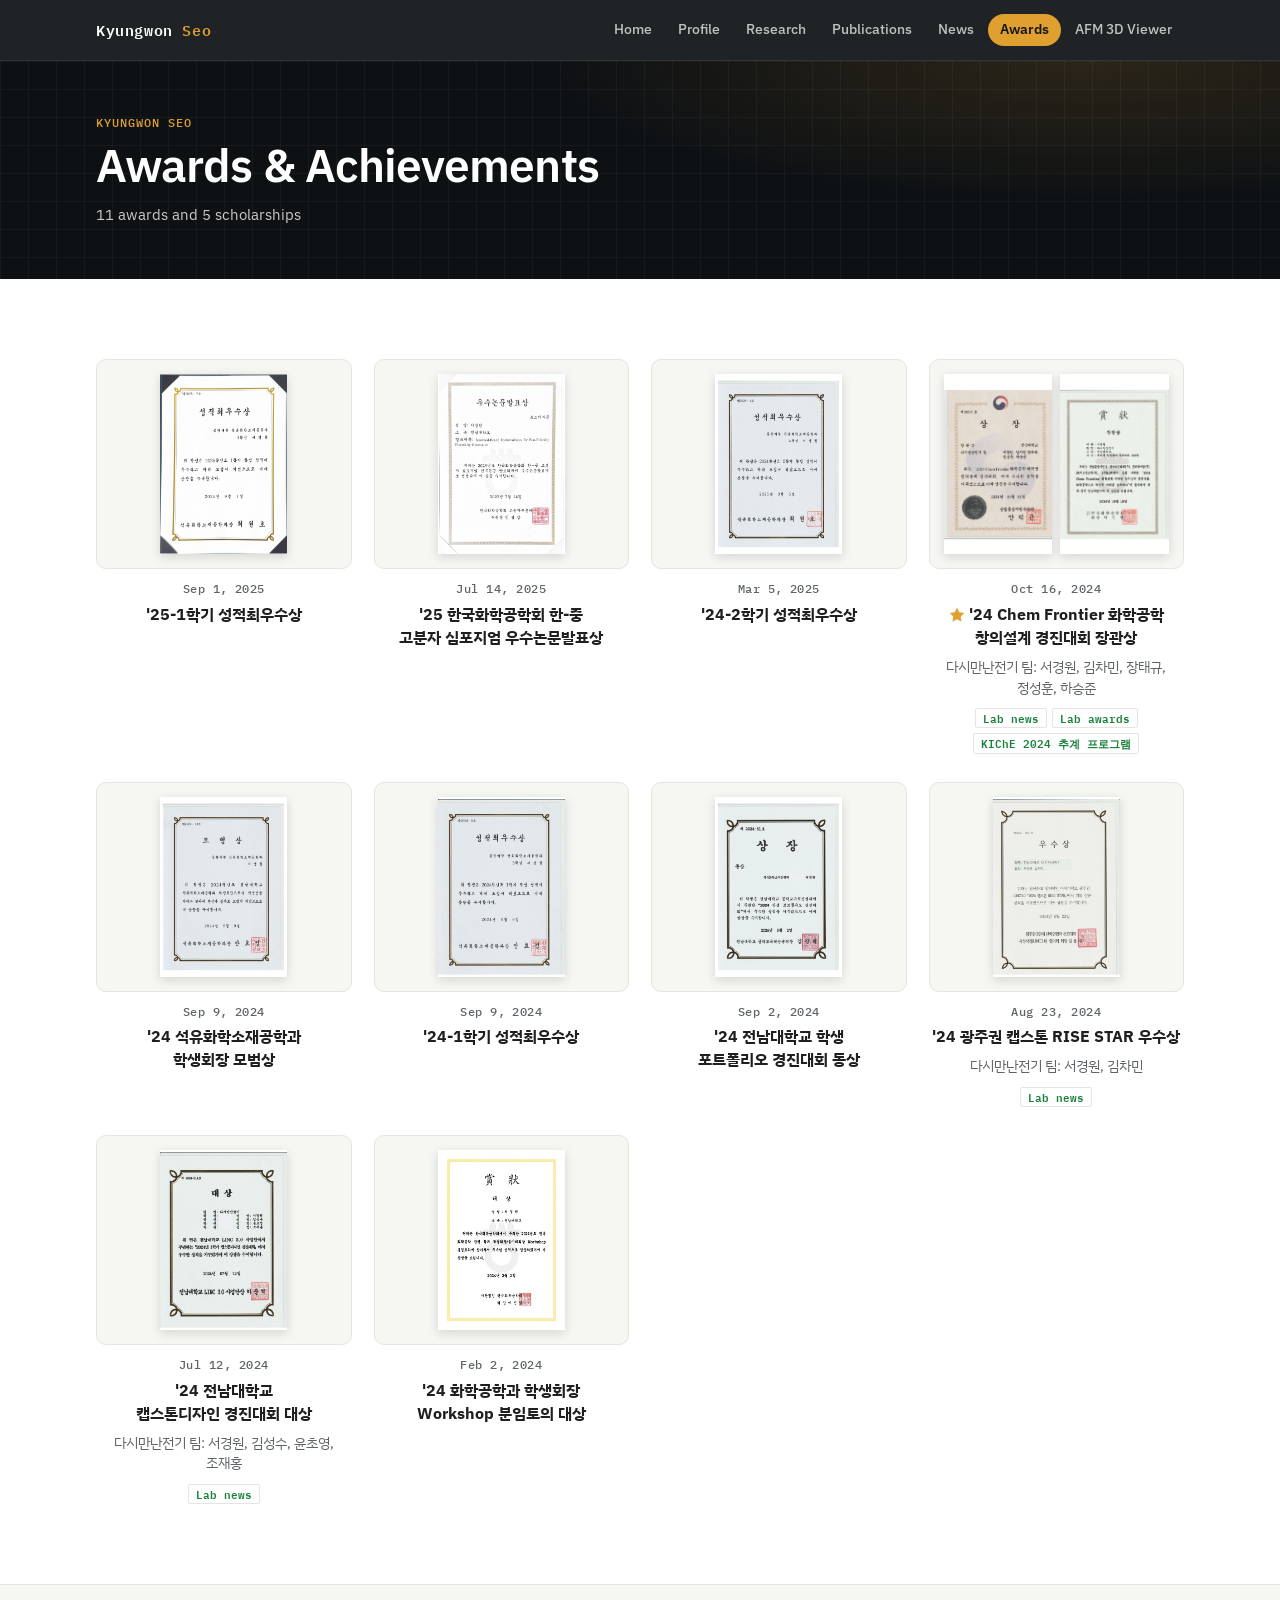
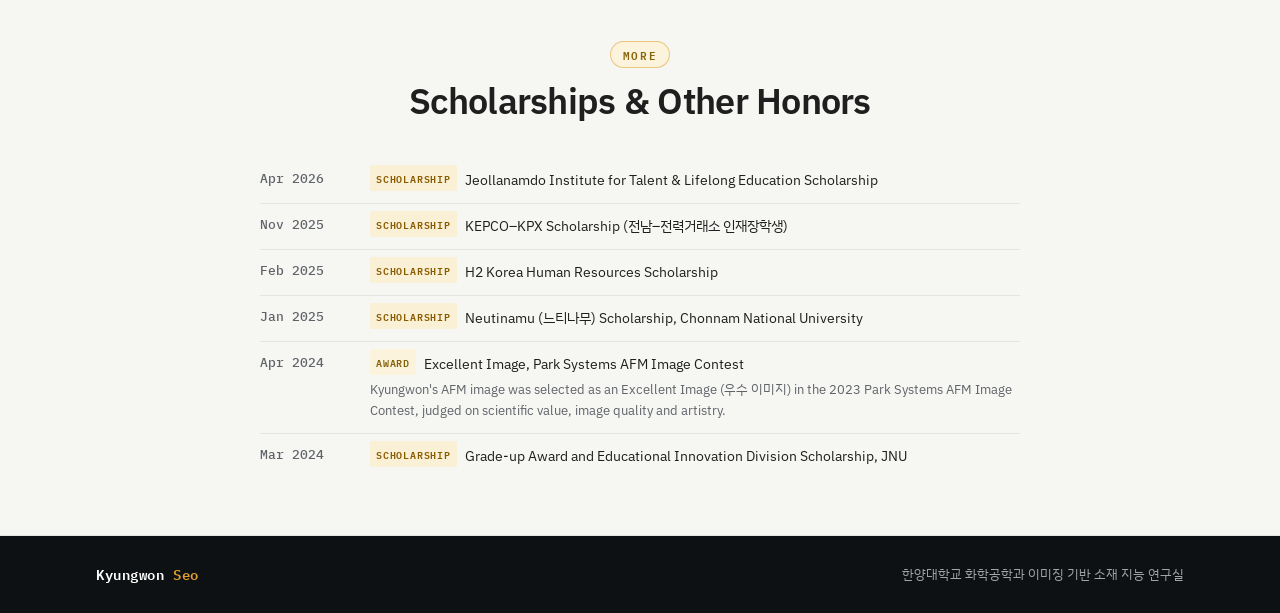
<file: awards.html>
<!doctype html>
<html lang="ko">
<head>
<meta charset="utf-8">
<meta name="viewport" content="width=device-width, initial-scale=1, viewport-fit=cover">
<title>Awards · Kyungwon Seo</title>
<link rel="icon" href="data:image/svg+xml,%3Csvg xmlns=%27http://www.w3.org/2000/svg%27 viewBox=%270 0 32 32%27%3E%3Crect width=%2732%27 height=%2732%27 rx=%277%27 fill=%27%230e1114%27/%3E%3Ctext x=%2716%27 y=%2722%27 font-family=%27monospace%27 font-size=%2717%27 font-weight=%27700%27 text-anchor=%27middle%27 fill=%27%23e0a030%27%3EK%3C/text%3E%3C/svg%3E">
<meta name="description" content="Awards, scholarships and certificates of Kyungwon Seo (서경원).">
<link rel="canonical" href="https://luiseo7030-cloud.github.io/awards.html">
<meta property="og:type" content="website">
<meta property="og:title" content="Awards · Kyungwon Seo">
<meta property="og:description" content="Awards, scholarships and certificates of Kyungwon Seo (서경원).">
<meta property="og:url" content="https://luiseo7030-cloud.github.io/awards.html">
<meta property="og:image" content="https://luiseo7030-cloud.github.io/assets/photo.jpg">
<meta name="twitter:card" content="summary">
<script async src="https://www.googletagmanager.com/gtag/js?id=G-KMEHHDE84Z"></script>
<script>window.dataLayer=window.dataLayer||[];function gtag(){dataLayer.push(arguments);}gtag('js',new Date());gtag('config','G-KMEHHDE84Z');</script>
</head>
<body>
<meta name="claude:viewport-fit-sides" content="cover">
<link rel="preconnect" href="https://fonts.googleapis.com">
<link rel="stylesheet" href="https://fonts.googleapis.com/css2?family=IBM+Plex+Mono:wght@400;500;600&family=IBM+Plex+Sans:wght@400;500;600;700&family=IBM+Plex+Sans+KR:wght@400;500;600;700&display=swap">
<link rel="stylesheet" href="assets/site.css?v=6526a373">
<script src="assets/cv.js?v=6526a373"></script>
<script src="assets/common.js?v=6526a373"></script>
<style>
/* card grid in the style of the lab's AWARDS page: picture on top, short title, team members for team awards */
.aw-grid{display:grid;grid-template-columns:repeat(auto-fill,minmax(min(100%,230px),1fr));gap:28px 22px}
.ac{display:flex;flex-direction:column;align-items:center;text-align:center;gap:8px;min-width:0}
.ac .pic{width:100%;height:210px;display:flex;justify-content:center;align-items:center;gap:8px;padding:14px;border-radius:10px;
  background:var(--sunk);border:1px solid var(--line);cursor:zoom-in;transition:border-color .15s,transform .15s}
.ac .pic:hover{border-color:var(--gold);transform:translateY(-2px)}
.ac .pic img{height:100%;width:auto;max-width:100%;object-fit:contain;display:block;background:#fff;box-shadow:0 3px 10px rgba(14,17,20,.14)}
.ac .pic.two img{max-width:calc(50% - 4px)}
.ac .d{font:500 11.5px/1 var(--mono);color:var(--muted);letter-spacing:.04em;margin-top:6px}
.ac h3{margin:0;font:700 16px/1.45 var(--display);word-break:keep-all}
.ac.star h3::before{content:"★ ";color:var(--gold)}
.ac .who{margin:0;font-size:13.5px;line-height:1.5;color:var(--muted);word-break:keep-all}
.ac .src{margin:2px 0 0;display:flex;gap:5px;flex-wrap:wrap;justify-content:center}
.ac .src a{font:600 10.5px/1 var(--mono);padding:4px 7px;border-radius:2px;border:1px solid var(--line);color:var(--link);text-decoration:none}
.ac .src a:hover{border-color:var(--link)}

ul.more{list-style:none;margin:0 auto;padding:0;max-width:760px;width:100%}
ul.more li{display:grid;grid-template-columns:96px minmax(0,1fr);gap:14px;padding:11px 0;border-top:1px solid var(--line);font-size:14px}
ul.more li:first-child{border-top:0}
ul.more .w{font:500 13px/1.6 var(--mono);color:var(--muted)}
ul.more .k{font:600 10px/1 var(--mono);letter-spacing:.08em;text-transform:uppercase;padding:4px 6px;border-radius:2px;margin-right:8px;
  background:var(--accent-soft);color:var(--accent);vertical-align:2px}
ul.more .k.scholarship{background:var(--warn-soft);color:var(--warn)}
ul.more p{margin:3px 0 0;color:var(--muted);font-size:13px}

dialog.lb{border:0;padding:0;background:transparent;max-width:min(92vw,620px);width:100%;overflow:visible}
dialog.lb::backdrop{background:rgba(10,12,15,.82)}
dialog.lb .imgs{display:flex;gap:10px}
dialog.lb img{flex:1;min-width:0;width:100%;height:auto;max-height:82vh;object-fit:contain;display:block;border-radius:6px;background:#fff}
dialog.lb p{margin:10px 0 0;color:#fff;font-size:13.5px;text-align:center;word-break:keep-all}
dialog.lb .x{position:absolute;top:-14px;right:-14px;width:36px;height:36px;border-radius:50%;border:0;background:var(--gold);color:#16181b;
  font:600 18px/1 var(--sans);cursor:pointer}
@media (max-width:560px){dialog.lb .x{top:-44px;right:0}}
</style>

<nav class="site-nav" aria-label="사이트 메뉴"><div class="nav-in"><a class="logo" href="index.html">Kyungwon <b>Seo</b></a><ul><li><a href="index.html">Home</a></li><li><a href="profile.html">Profile</a></li><li><a href="research.html">Research</a></li><li><a href="publications.html">Publications</a></li><li><a href="news.html">News</a></li><li><a href="awards.html" data-home aria-current="page">Awards</a></li><li><a href="afm-3d-viewer/">AFM 3D Viewer</a></li></ul></div></nav>
<header class="page-band">
  <div class="band-inner">
    <span class="eyebrow">Kyungwon Seo</span>
    <h1>Awards &amp; Achievements</h1>
    <p id="sub"></p>
  </div>
</header>

<section class="band" id="certificates">
  <div class="band-in">
    <div class="aw-grid" id="grid"></div>
  </div>
</section>

<section class="band alt tight" id="more">
  <div class="band-in">
    <div class="sh" data-rv><span class="lbl">More</span><h2>Scholarships &amp; Other Honors</h2></div>
    <ul class="more" id="list" data-rv></ul>
  </div>
</section>

<dialog class="lb" id="lb" aria-label="상장 크게 보기">
  <button class="x" type="button" aria-label="닫기">×</button>
  <div class="imgs" id="lb-imgs"></div>
  <p id="lb-cap"></p>
</dialog>

<script>
(function(){
  const cv = window.KW_CV, esc = KW.esc, $ = id => document.getElementById(id);
  const MON = ["Jan","Feb","Mar","Apr","May","Jun","Jul","Aug","Sep","Oct","Nov","Dec"];
  const fmt = d => { const [y, m, dd] = d.split("-"); return !m ? y : !dd ? `${MON[m - 1]} ${y}` : `${MON[m - 1]} ${+dd}, ${y}`; };
  const A = (cv.news || []).filter(n => n.tag === "award" || n.tag === "scholarship");
  const cards = A.filter(n => n.certs && n.certs.length).sort((a, b) => b.date.localeCompare(a.date));   // date received, newest first
  const rest = A.filter(n => !(n.certs && n.certs.length)).sort((a, b) => b.date.localeCompare(a.date));

  $("sub").textContent = `${A.filter(n => n.tag === "award").length} awards and ${A.filter(n => n.tag === "scholarship").length} scholarships`;
  $("grid").innerHTML = cards.map((n, i) => `<article class="ac${n.star ? " star" : ""}">
    <button type="button" class="pic${n.certs.length > 1 ? " two" : ""}" data-i="${i}" aria-label="상장 크게 보기: ${esc(n.title)}">${
      n.certs.map(s => `<img src="${esc(s)}" alt="" loading="lazy" width="910" height="1287">`).join("")}</button>
    <span class="d">${esc(fmt(n.date))}</span>
    <h3>${esc(n.card ? n.card.t : n.title)}</h3>
    ${n.card && n.card.who ? `<p class="who">${esc(n.card.who)}</p>` : ""}${
    (n.links || []).length ? `<p class="src">${n.links.map(l => `<a href="${esc(l.href)}" target="_blank" rel="noopener">${esc(l.label)}</a>`).join("")}</p>` : ""}</article>`).join("");

  $("list").innerHTML = rest.map(n => `<li><span class="w">${esc(fmt(n.date))}</span><div><span class="k ${esc(n.tag)}">${
    n.tag === "scholarship" ? "Scholarship" : "Award"}</span>${esc(n.title)}${n.text ? `<p>${esc(n.text)}</p>` : ""}</div></li>`).join("");

  const lb = $("lb");
  $("grid").addEventListener("click", e => {
    const b = e.target.closest("button[data-i]"); if (!b) return;
    const n = cards[+b.dataset.i];
    $("lb-imgs").innerHTML = n.certs.map(s => `<img src="${esc(s)}" alt="Certificate: ${esc(n.title)}">`).join("");
    $("lb-cap").textContent = `${fmt(n.date)} · ${n.title}`;
    lb.showModal();
  });
  lb.addEventListener("click", e => { if (e.target === lb || e.target.closest(".x")) lb.close(); });
})();
</script>

<footer class="site-foot"><div class="foot-in"><span class="mark">Kyungwon <b>Seo</b></span><span>한양대학교 화학공학과 이미징 기반 소재 지능 연구실</span></div></footer>
<script src="assets/site.js?v=6526a373"></script>

</body>
</html>
</file>
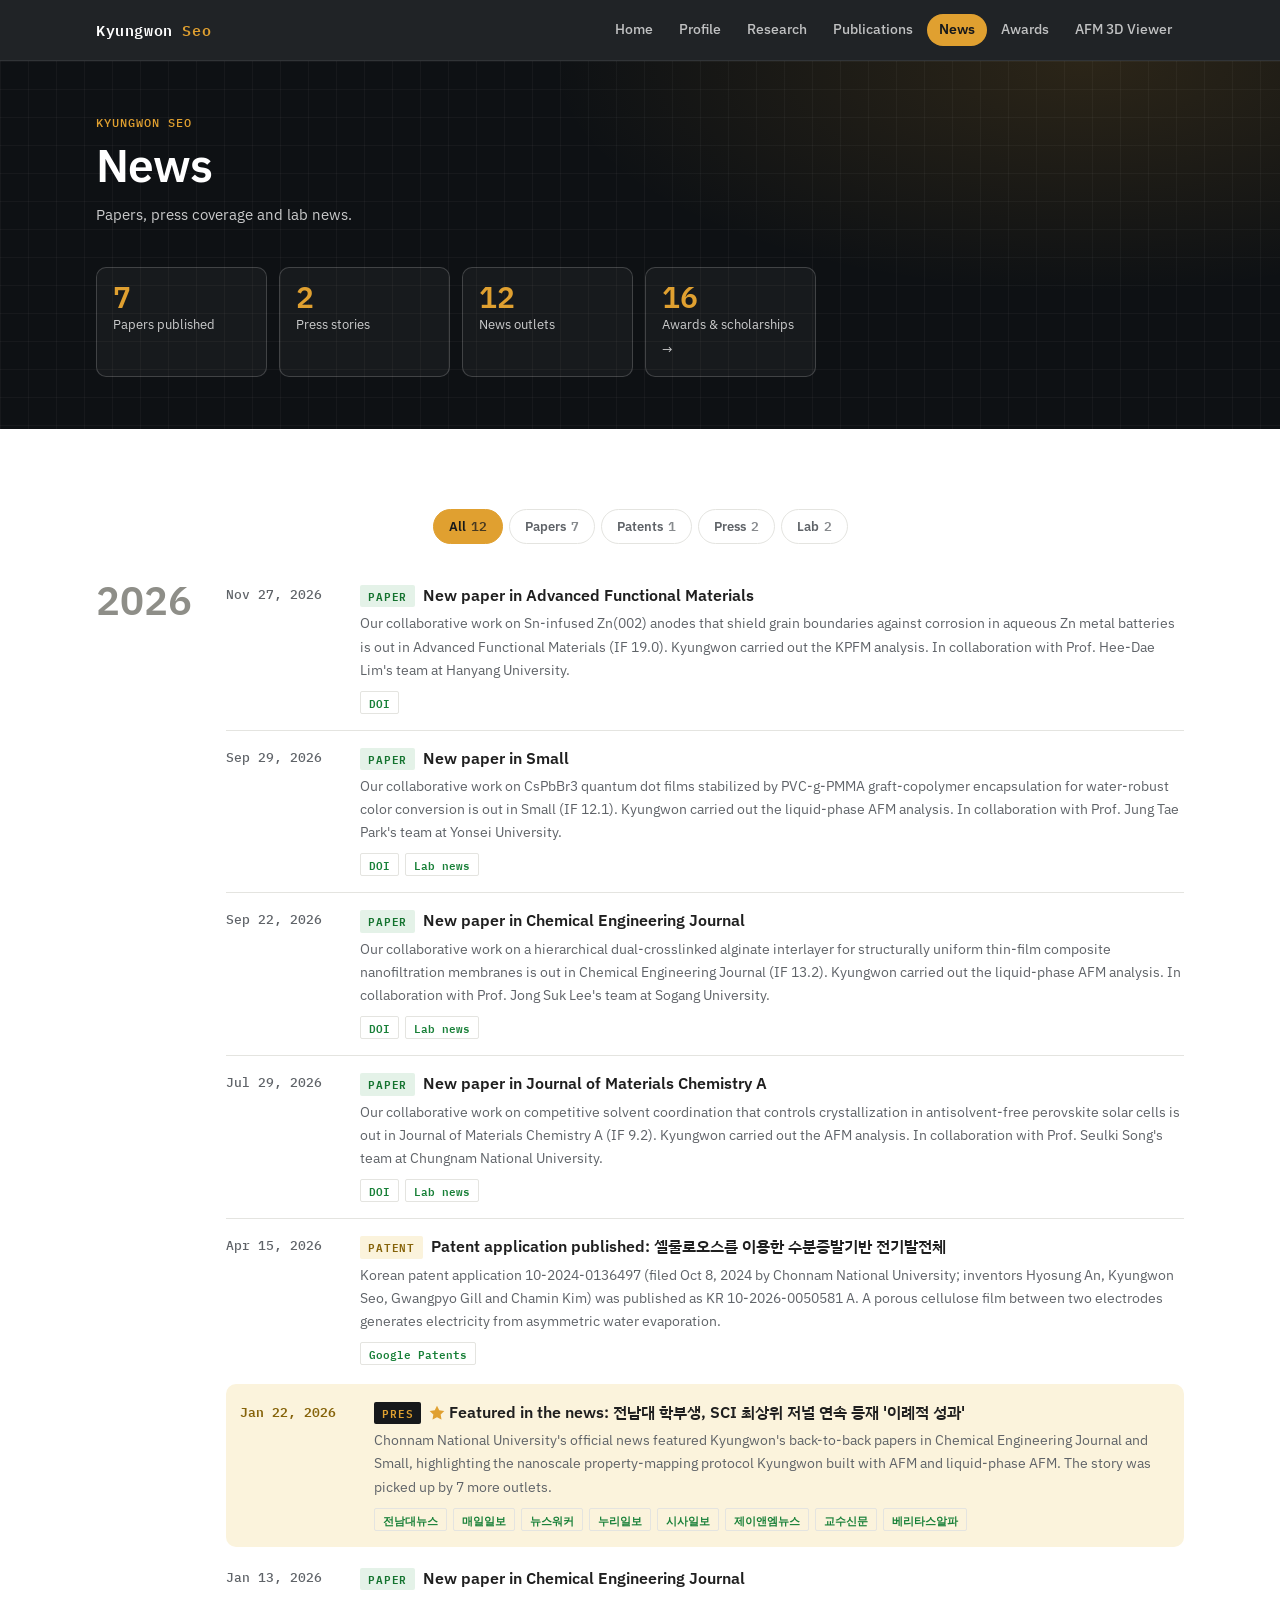
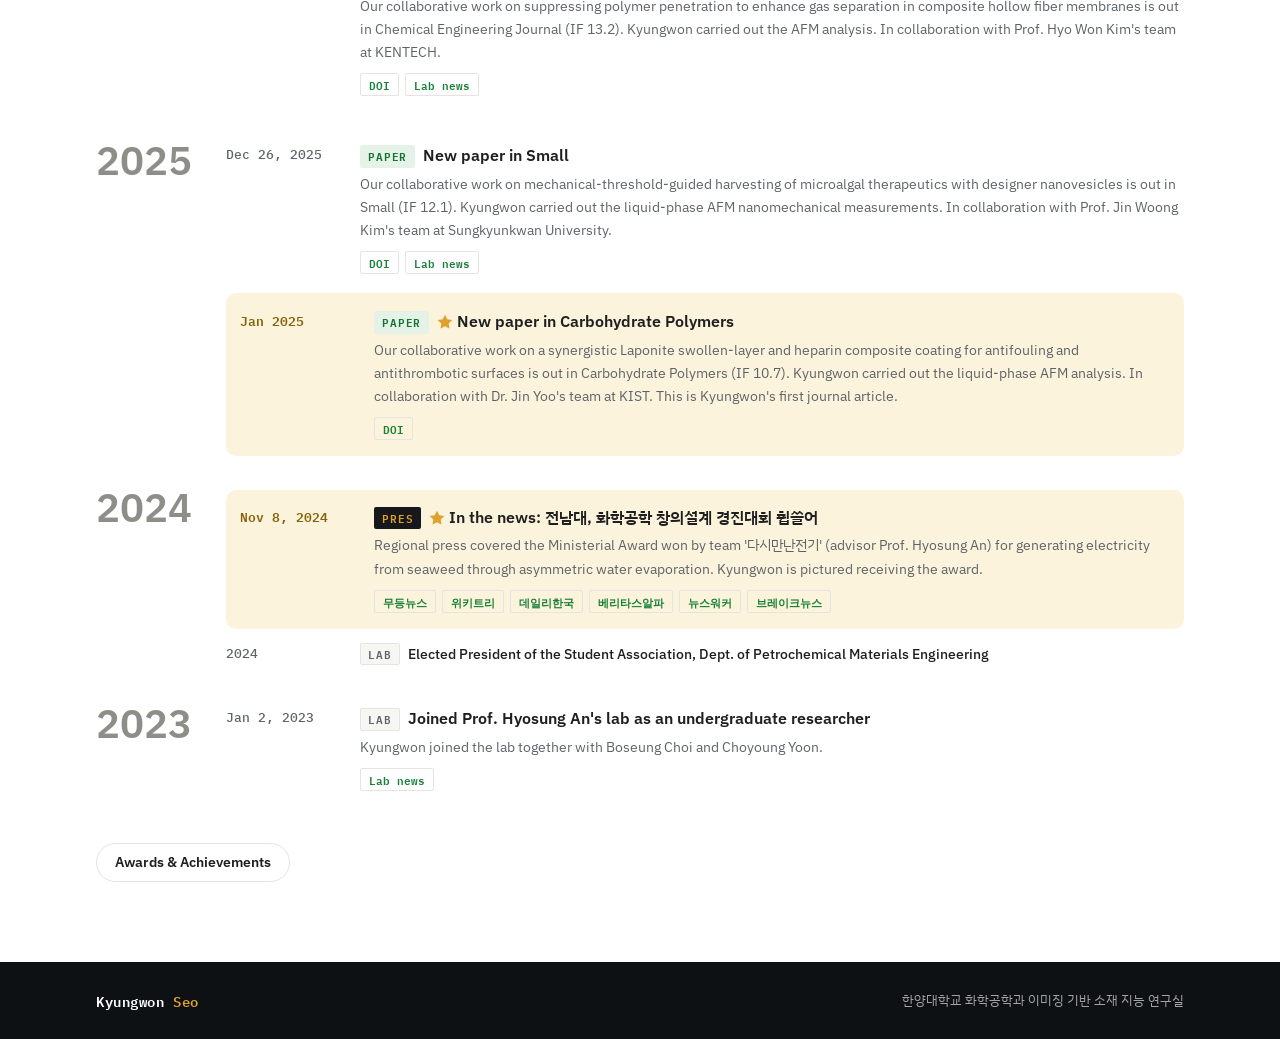
<file: news.html>
<!doctype html>
<html lang="ko">
<head>
<meta charset="utf-8">
<meta name="viewport" content="width=device-width, initial-scale=1, viewport-fit=cover">
<title>News · Kyungwon Seo</title>
<link rel="icon" href="data:image/svg+xml,%3Csvg xmlns=%27http://www.w3.org/2000/svg%27 viewBox=%270 0 32 32%27%3E%3Crect width=%2732%27 height=%2732%27 rx=%277%27 fill=%27%230e1114%27/%3E%3Ctext x=%2716%27 y=%2722%27 font-family=%27monospace%27 font-size=%2717%27 font-weight=%27700%27 text-anchor=%27middle%27 fill=%27%23e0a030%27%3EK%3C/text%3E%3C/svg%3E">
<meta name="description" content="Papers, patents, press coverage and lab news of Kyungwon Seo (서경원).">
<link rel="canonical" href="https://luiseo7030-cloud.github.io/news.html">
<meta property="og:type" content="website">
<meta property="og:title" content="News · Kyungwon Seo">
<meta property="og:description" content="Papers, patents, press coverage and lab news of Kyungwon Seo (서경원).">
<meta property="og:url" content="https://luiseo7030-cloud.github.io/news.html">
<meta property="og:image" content="https://luiseo7030-cloud.github.io/assets/photo.jpg">
<meta name="twitter:card" content="summary">
<script async src="https://www.googletagmanager.com/gtag/js?id=G-KMEHHDE84Z"></script>
<script>window.dataLayer=window.dataLayer||[];function gtag(){dataLayer.push(arguments);}gtag('js',new Date());gtag('config','G-KMEHHDE84Z');</script>
</head>
<body>
<meta name="claude:viewport-fit-sides" content="cover">
<link rel="preconnect" href="https://fonts.googleapis.com">
<link rel="stylesheet" href="https://fonts.googleapis.com/css2?family=IBM+Plex+Mono:wght@400;500;600&family=IBM+Plex+Sans:wght@400;500;600;700&family=IBM+Plex+Sans+KR:wght@400;500;600;700&display=swap">
<link rel="stylesheet" href="assets/site.css?v=6526a373">
<script src="assets/cv.js?v=6526a373"></script>
<script src="assets/common.js?v=6526a373"></script>
<style>
.nb-stats{display:grid;grid-template-columns:repeat(4,minmax(0,1fr));gap:12px;margin-top:28px;max-width:720px}
@media (max-width:640px){.nb-stats{grid-template-columns:repeat(2,minmax(0,1fr))}}
.nb-stats>*{padding:14px 16px;border:1px solid rgba(255,255,255,.18);border-radius:10px;background:rgba(255,255,255,.04);text-decoration:none}
.nb-stats a:hover{border-color:var(--gold)}
.nb-stats b{display:block;font:600 30px/1 var(--display);color:var(--gold);font-variant-numeric:tabular-nums}
.nb-stats span{font-size:12.5px;color:var(--band-muted)}

.filt{display:flex;gap:6px;flex-wrap:wrap;justify-content:center}
.filt button{font:600 13px/1 var(--sans);padding:10px 15px;border-radius:999px;border:1px solid var(--line);background:var(--panel);color:var(--muted);cursor:pointer}
.filt button[aria-pressed="true"]{background:var(--gold);border-color:var(--gold);color:#16181b}
.filt .c{font-family:var(--mono);margin-left:5px;opacity:.75}

.yrs{display:flex;flex-direction:column;gap:28px}
.yr{display:grid;grid-template-columns:110px minmax(0,1fr);gap:20px;align-items:start}
@media (max-width:640px){.yr{grid-template-columns:minmax(0,1fr);gap:6px}}
.yr>h3{margin:0;font:600 40px/1 var(--display);color:#8e8e88;position:sticky;top:84px}
@media (prefers-color-scheme: dark){:root:not([data-theme="light"]) .yr>h3{color:#646a74}}
:root[data-theme="dark"] .yr>h3{color:#646a74}
@media (max-width:640px){.yr>h3{position:static;font-size:30px;color:var(--accent)}}
ol.feed{list-style:none;margin:0;padding:0;display:flex;flex-direction:column}
ol.feed>li{display:grid;grid-template-columns:118px minmax(0,1fr);gap:16px;padding:16px 0;border-top:1px solid var(--line)}
ol.feed>li:first-child{border-top:0;padding-top:4px}
@media (max-width:560px){ol.feed>li{grid-template-columns:minmax(0,1fr);gap:4px}}
.fd{font:500 13px/1.7 var(--mono);color:var(--muted);font-variant-numeric:tabular-nums}
.ft{display:flex;align-items:baseline;gap:8px;flex-wrap:wrap}
.ft h4{margin:0;font:600 16px/1.45 var(--display);word-break:keep-all}
.fx{margin:5px 0 0;font-size:14px;line-height:1.65;color:var(--muted)}
.tg{font:600 10.5px/1 var(--mono);letter-spacing:.08em;text-transform:uppercase;padding:5px 7px;border-radius:2px;white-space:nowrap;
  background:var(--sunk);color:var(--muted);border:1px solid var(--line)}
.tg.paper{background:var(--ok-soft);color:var(--ok);border-color:transparent}
.tg.press{background:#16181b;color:var(--gold);border-color:transparent}
.tg.patent{background:var(--accent-soft);color:var(--accent);border-color:transparent}
.fl{display:flex;gap:6px;flex-wrap:wrap;margin-top:9px}
.fl a{font:600 11px/1 var(--mono);padding:5px 8px;border-radius:2px;border:1px solid var(--line);color:var(--link);text-decoration:none;white-space:nowrap}
.fl a:hover{border-color:var(--link)}
ol.feed>li.star{background:var(--accent-soft);border-radius:10px;padding:16px 14px;border-top-color:transparent;margin-block:3px}
ol.feed>li.star+li{border-top-color:transparent}
ol.feed>li.star .fd{color:var(--accent);font-weight:600}
ol.feed>li.star h4::before{content:"★ ";color:var(--gold)}
ol.feed>li.minor{padding-block:10px}
ol.feed>li.minor h4{font:500 14px/1.5 var(--sans);color:var(--fg)}
.empty{color:var(--muted);text-align:center}
.more{text-align:center}
</style>

<nav class="site-nav" aria-label="사이트 메뉴"><div class="nav-in"><a class="logo" href="index.html">Kyungwon <b>Seo</b></a><ul><li><a href="index.html">Home</a></li><li><a href="profile.html">Profile</a></li><li><a href="research.html">Research</a></li><li><a href="publications.html">Publications</a></li><li><a href="news.html" data-home aria-current="page">News</a></li><li><a href="awards.html">Awards</a></li><li><a href="afm-3d-viewer/">AFM 3D Viewer</a></li></ul></div></nav>
<header class="page-band">
  <div class="band-inner">
    <span class="eyebrow">Kyungwon Seo</span>
    <h1>News</h1>
    <p>Papers, press coverage and lab news.</p>
    <div class="nb-stats" id="nb"></div>
  </div>
</header>

<section class="band" id="all">
  <div class="band-in">
    <div class="filt" id="filt" role="group" aria-label="종류 선택"></div>
    <div class="yrs" id="yrs"></div>
    <div class="btn-row more"><a class="pbtn" href="awards.html">Awards &amp; Achievements</a></div>
  </div>
</section>

<script>
(function(){
  const cv = window.KW_CV, esc = KW.esc, $ = id => document.getElementById(id);
  const ALL = (cv.news || []).slice().sort((a, b) => b.date.localeCompare(a.date));
  const AWARD = t => t === "award" || t === "scholarship";      // these live on awards.html
  const N = ALL.filter(n => !AWARD(n.tag));
  const MON = ["Jan","Feb","Mar","Apr","May","Jun","Jul","Aug","Sep","Oct","Nov","Dec"];
  const fmt = d => { const [y, m, dd] = d.split("-"); return !m ? y : !dd ? `${MON[m - 1]} ${y}` : `${MON[m - 1]} ${+dd}, ${y}`; };
  const TAGS = [["all", "All"], ["paper", "Papers"], ["patent", "Patents"], ["talk", "Talks"], ["press", "Press"], ["lab", "Lab"]];
  const label = t => (TAGS.find(x => x[0] === t) || [t, t])[1].replace(/s$/, "");
  const links = (L, cls) => L && L.length ? `<div class="${cls}">${L.map(l =>
    `<a href="${esc(l.href)}" target="_blank" rel="noopener">${esc(l.label)}</a>`).join("")}</div>` : "";

  const P = N.filter(n => n.tag === "press");
  const outlets = new Set(P.flatMap(n => (n.links || []).map(l => l.label)));
  $("nb").innerHTML = [
    [N.filter(n => n.tag === "paper").length, "Papers published"],
    [P.length, "Press stories"],
    [outlets.size, "News outlets"]
  ].map(([n, l]) => `<div><b>${n}</b><span>${l}</span></div>`).join("") +
    `<a href="awards.html"><b>${ALL.filter(n => AWARD(n.tag)).length}</b><span>Awards &amp; scholarships →</span></a>`;

  function show(tag){
    const L = N.filter(n => tag === "all" || n.tag === tag);
    const years = [...new Set(L.map(n => n.date.slice(0, 4)))];
    $("yrs").innerHTML = years.length ? years.map(y => `<div class="yr"><h3>${y}</h3><ol class="feed">${
      L.filter(n => n.date.startsWith(y)).map(n => `<li class="${n.star ? "star" : ""}${n.minor ? " minor" : ""}">
        <span class="fd">${esc(fmt(n.date))}</span><div><div class="ft"><span class="tg ${esc(n.tag)}">${esc(label(n.tag))}</span><h4>${esc(n.title)}</h4></div>${
        n.text ? `<p class="fx">${esc(n.text)}</p>` : ""}${links(n.links, "fl")}</div></li>`).join("")
    }</ol></div>`).join("") : `<p class="empty">No news yet.</p>`;
    [...$("filt").children].forEach(b => b.setAttribute("aria-pressed", b.dataset.t === tag ? "true" : "false"));
  }
  $("filt").innerHTML = TAGS.filter(([t]) => t === "all" || N.some(n => n.tag === t)).map(([t, l]) =>
    `<button type="button" data-t="${t}">${l}<span class="c">${t === "all" ? N.length : N.filter(n => n.tag === t).length}</span></button>`).join("");
  $("filt").addEventListener("click", e => { const b = e.target.closest("button"); if (b) show(b.dataset.t); });
  show("all");
})();
</script>

<footer class="site-foot"><div class="foot-in"><span class="mark">Kyungwon <b>Seo</b></span><span>한양대학교 화학공학과 이미징 기반 소재 지능 연구실</span></div></footer>
<script src="assets/site.js?v=6526a373"></script>

</body>
</html>
</file>
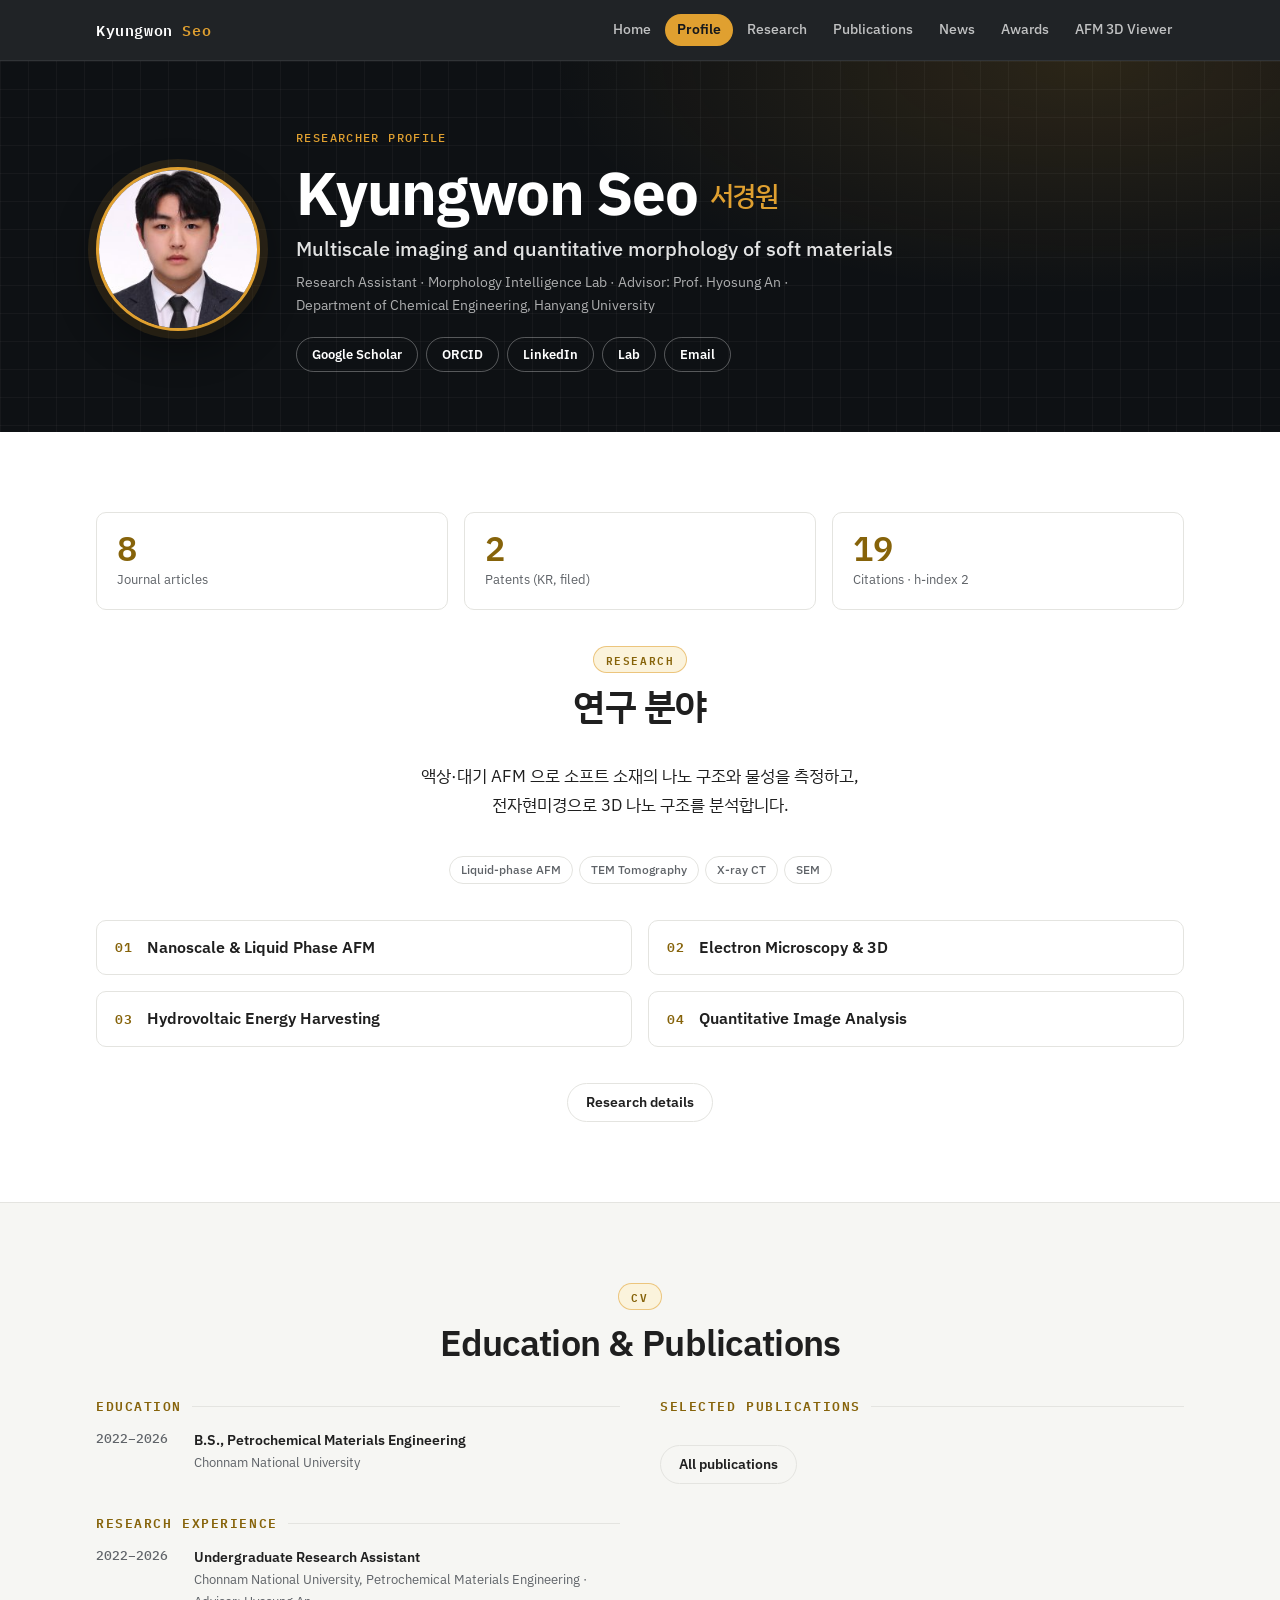
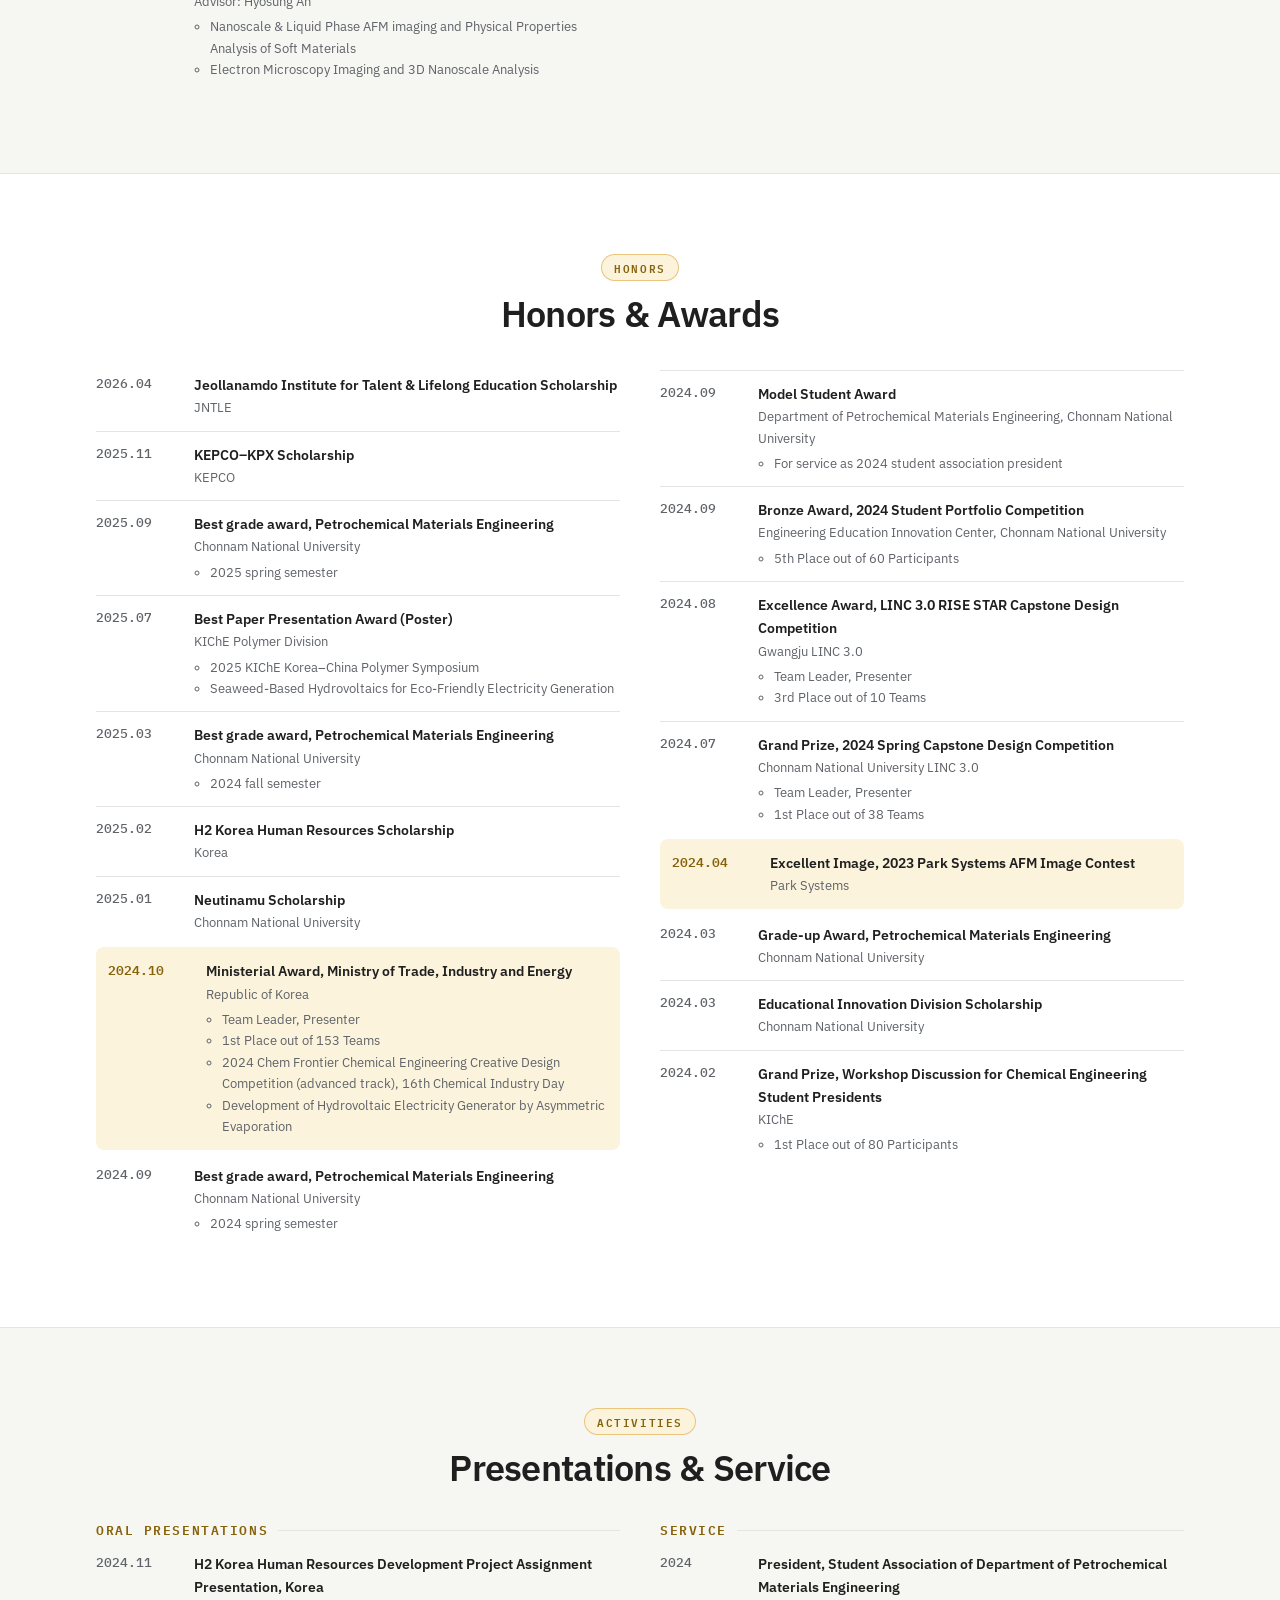
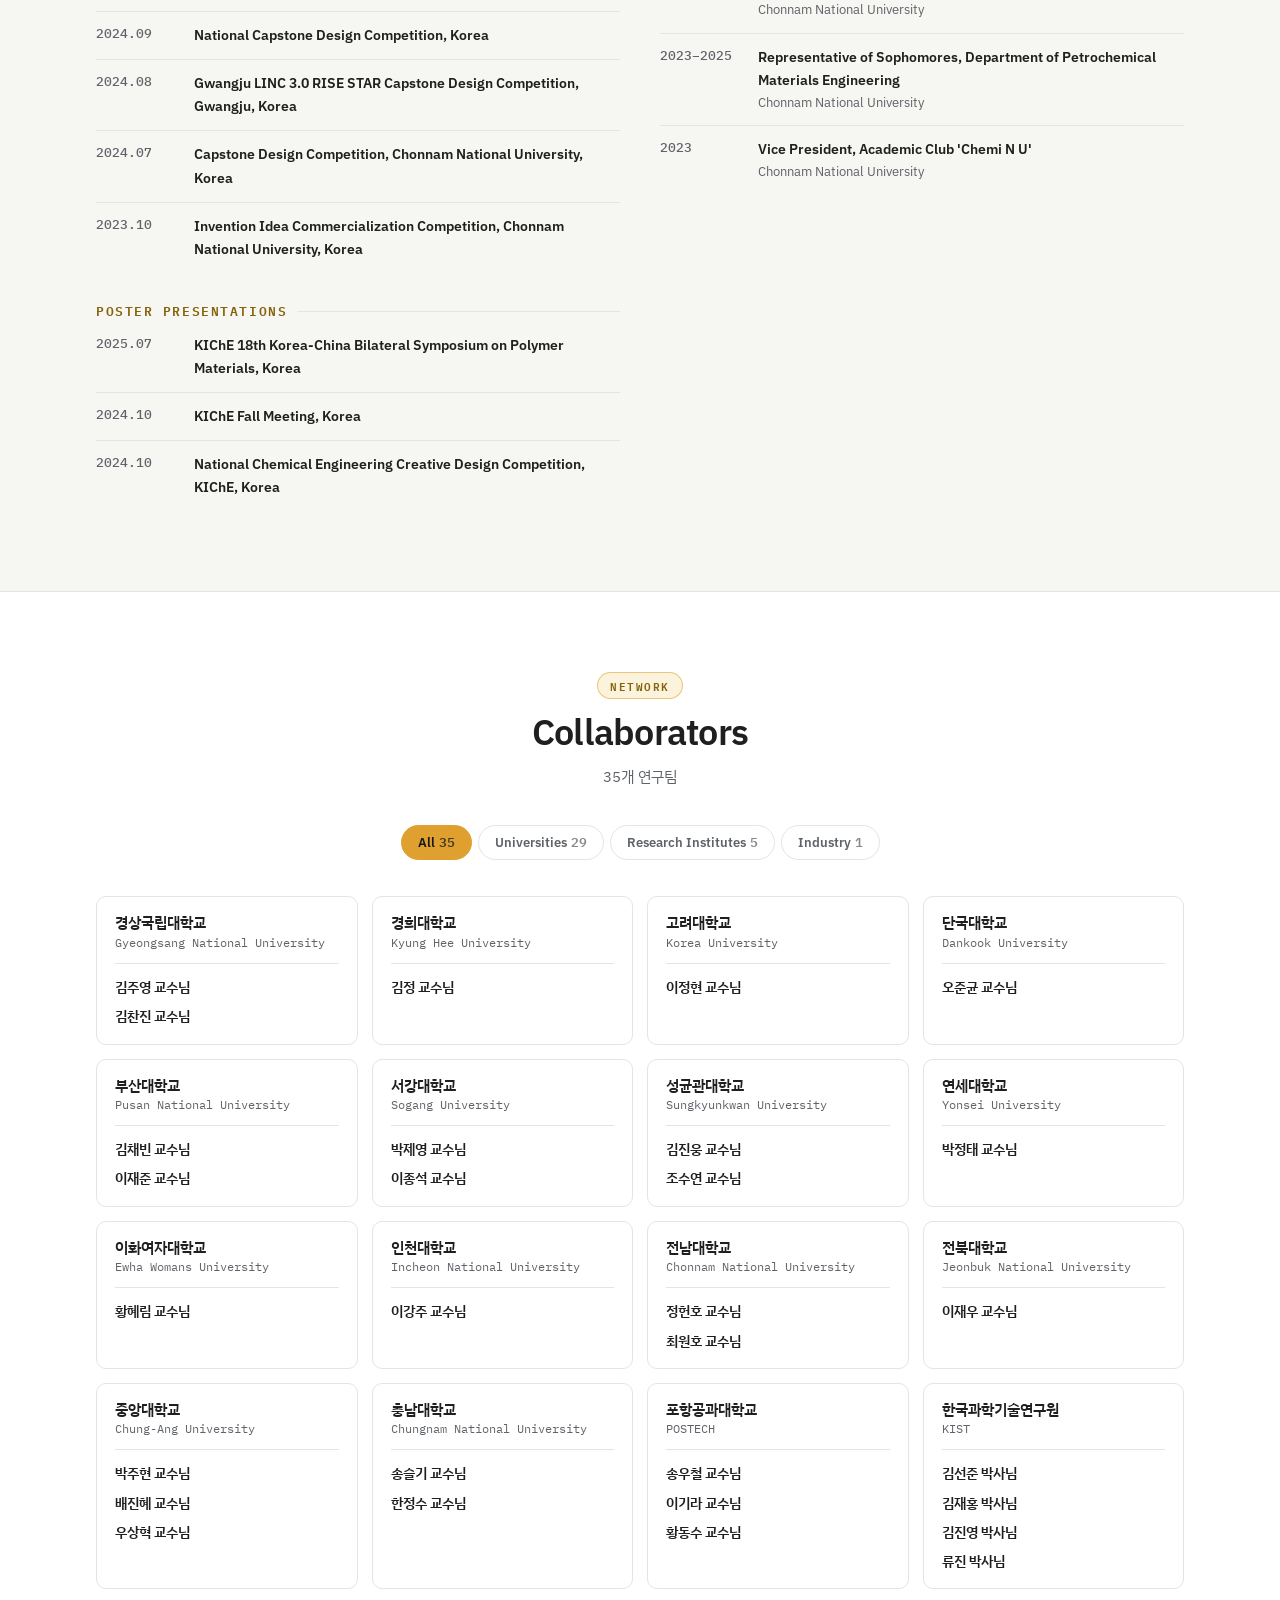
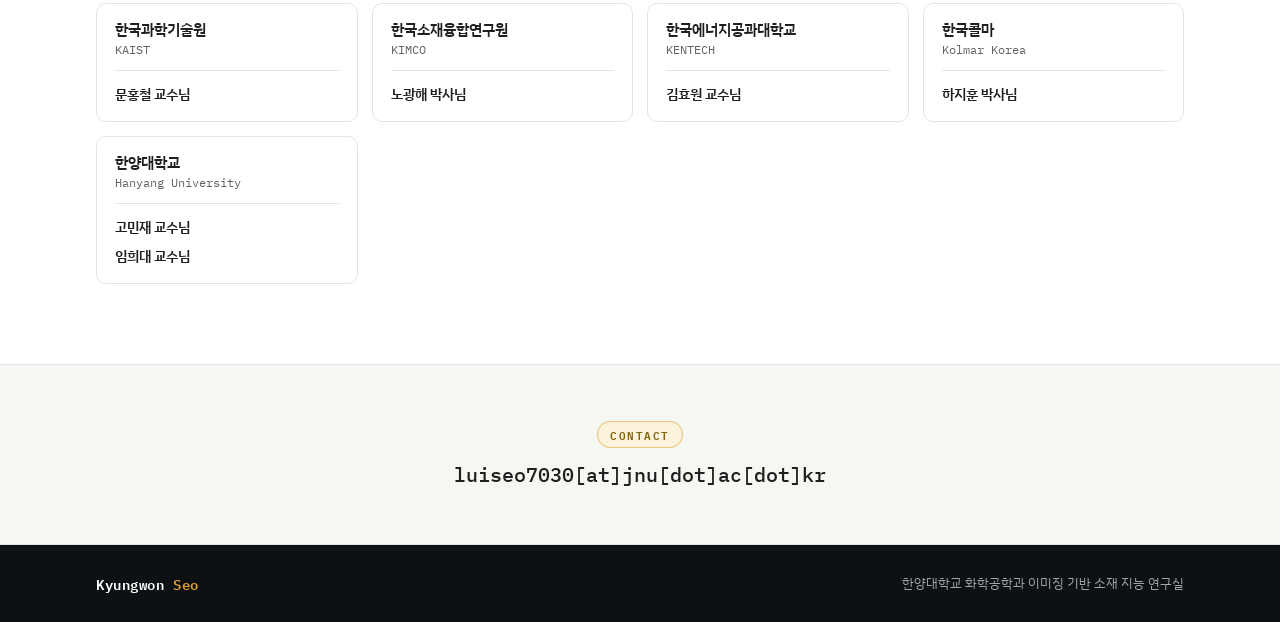
<file: profile.html>
<!doctype html>
<html lang="ko">
<head>
<meta charset="utf-8">
<meta name="viewport" content="width=device-width, initial-scale=1, viewport-fit=cover">
<title>Profile · Kyungwon Seo</title>
<link rel="icon" href="data:image/svg+xml,%3Csvg xmlns=%27http://www.w3.org/2000/svg%27 viewBox=%270 0 32 32%27%3E%3Crect width=%2732%27 height=%2732%27 rx=%277%27 fill=%27%230e1114%27/%3E%3Ctext x=%2716%27 y=%2722%27 font-family=%27monospace%27 font-size=%2717%27 font-weight=%27700%27 text-anchor=%27middle%27 fill=%27%23e0a030%27%3EK%3C/text%3E%3C/svg%3E">
<meta name="description" content="Profile of Kyungwon Seo (서경원): education, publications, awards, presentations and collaborators.">
<link rel="canonical" href="https://luiseo7030-cloud.github.io/profile.html">
<meta property="og:type" content="website">
<meta property="og:title" content="Profile · Kyungwon Seo">
<meta property="og:description" content="Profile of Kyungwon Seo (서경원): education, publications, awards, presentations and collaborators.">
<meta property="og:url" content="https://luiseo7030-cloud.github.io/profile.html">
<meta property="og:image" content="https://luiseo7030-cloud.github.io/assets/photo.jpg">
<meta name="twitter:card" content="summary">
<script async src="https://www.googletagmanager.com/gtag/js?id=G-KMEHHDE84Z"></script>
<script>window.dataLayer=window.dataLayer||[];function gtag(){dataLayer.push(arguments);}gtag('js',new Date());gtag('config','G-KMEHHDE84Z');</script>
</head>
<body>
<meta name="claude:viewport-fit-sides" content="cover">
<link rel="preconnect" href="https://fonts.googleapis.com">
<link rel="stylesheet" href="https://fonts.googleapis.com/css2?family=IBM+Plex+Mono:wght@400;500;600&family=IBM+Plex+Sans:wght@400;500;600;700&family=IBM+Plex+Sans+KR:wght@400;500;600;700&display=swap">
<link rel="stylesheet" href="assets/site.css?v=6526a373">
<script src="assets/cv.js?v=6526a373"></script>
<script src="assets/common.js?v=6526a373"></script>
<style>
.pf{max-width:var(--max);margin:0 auto;display:grid;grid-template-columns:auto minmax(0,1fr);gap:36px;align-items:center;
  padding-block:64px 60px;padding-left:max(16px,env(safe-area-inset-left,0px));padding-right:max(16px,env(safe-area-inset-right,0px))}
@media (max-width:680px){.pf{grid-template-columns:minmax(0,1fr);justify-items:center;text-align:center;gap:20px;padding-block:44px}}
.photo{width:164px;height:164px;border-radius:50%;object-fit:cover;object-position:50% 22%;display:block;border:3px solid var(--gold);
  box-shadow:0 0 0 8px rgba(224,160,48,.12),0 14px 40px rgba(0,0,0,.4);background:#222}
@media (max-width:680px){.photo{width:124px;height:124px}}
.pf .kick{font:500 11.5px/1 var(--mono);letter-spacing:.12em;text-transform:uppercase;color:var(--gold)}
.pf h1{font:700 clamp(38px,6vw,60px)/1.02 var(--display);letter-spacing:-.02em;color:#fff;margin-top:12px}
.pf h1 .ko{font:500 .45em/1 var(--sans);color:var(--gold);margin-left:12px;vertical-align:.35em}
@media (max-width:680px){.pf h1 .ko{display:block;margin:10px 0 0}}
.pf .tl{font:500 clamp(16px,2vw,20px)/1.4 var(--display);color:rgba(255,255,255,.88);margin:12px 0 0}
.pf .aff{margin:8px 0 0;color:rgba(255,255,255,.66);font-size:14px;word-break:keep-all}
.links{display:flex;gap:8px;flex-wrap:wrap;margin-top:20px}
@media (max-width:680px){.links{justify-content:center}}
.links a{font:600 13px/1 var(--sans);color:#fff;text-decoration:none;padding:10px 15px;border:1px solid rgba(255,255,255,.3);border-radius:999px;transition:border-color .15s,color .15s}
.links a:hover{border-color:var(--gold);color:var(--gold)}
.links a.pri{background:var(--gold);border-color:var(--gold);color:#16181b}
.links a.pri:hover{color:#16181b;filter:brightness(1.05)}

.nums{display:grid;grid-template-columns:repeat(var(--n,4),minmax(0,1fr));gap:16px}
@media (max-width:760px){.nums{grid-template-columns:repeat(2,minmax(0,1fr))}}
.nums a,.nums div{display:flex;flex-direction:column;gap:4px;padding:18px 20px;border-radius:10px;background:var(--panel);border:1px solid var(--line);
  text-decoration:none;color:var(--fg);min-width:0}
.nums a{transition:border-color .2s,transform .2s}
.nums a:hover{border-color:var(--gold);transform:translateY(-2px)}
.nums b{font:600 34px/1 var(--display);color:var(--accent);font-variant-numeric:tabular-nums}
.nums span{font-size:13px;color:var(--muted)}
.sum{margin:0 auto;max-width:62ch;text-align:center;font-size:16.5px;line-height:1.75;word-break:keep-all;white-space:pre-line}
.chips{display:flex;gap:6px;flex-wrap:wrap;justify-content:center}
.chips span{font:500 12px/1 var(--sans);padding:7px 11px;border-radius:999px;border:1px solid var(--line);color:var(--muted);background:var(--panel)}
.rs{display:grid;grid-template-columns:repeat(2,minmax(0,1fr));gap:16px}
@media (max-width:760px){.rs{grid-template-columns:minmax(0,1fr)}}
.rs-a{display:flex;align-items:center;gap:14px;padding:16px 18px;border-radius:10px;background:var(--panel);border:1px solid var(--line);
  text-decoration:none;color:var(--fg);transition:border-color .2s,transform .2s;min-width:0}
.rs-a:hover{border-color:var(--gold);transform:translateY(-2px)}
.rs-a .n{font:600 13px/1 var(--mono);color:var(--accent);letter-spacing:.08em}
.rs-a .t{font:600 16px/1.35 var(--display)}

.two{display:grid;grid-template-columns:minmax(0,1fr) minmax(0,1fr);gap:40px}
@media (max-width:860px){.two{grid-template-columns:minmax(0,1fr);gap:36px}}
.col{display:flex;flex-direction:column;gap:12px;min-width:0}
h3.sub{font:600 13px/1 var(--mono);letter-spacing:.12em;text-transform:uppercase;color:var(--accent);display:flex;align-items:center;gap:10px}
h3.sub::after{content:"";flex:1;height:1px;background:var(--line)}
h3.sub .c{color:var(--muted);letter-spacing:0}
ul.tl{list-style:none;margin:0;padding:0}
ul.tl>li{display:grid;grid-template-columns:84px minmax(0,1fr);gap:14px;padding:12px 0;border-top:1px solid var(--line);font-size:14px}
ul.tl>li:first-child{border-top:0;padding-top:4px}
ul.tl .w{font:500 13px/1.6 var(--mono);color:var(--muted);font-variant-numeric:tabular-nums}
ul.tl .t{font-weight:600}
ul.tl .d{color:var(--muted);font-size:13px}
ul.tl ul{margin:4px 0 0;padding-left:16px;color:var(--muted);font-size:13px}
ul.tl>li.star{background:var(--accent-soft);border-radius:8px;padding:12px 12px;border-top-color:transparent;margin-block:2px}
ul.tl>li.star+li{border-top-color:transparent}
ul.tl>li.star .w{color:var(--accent);font-weight:600}
.aw{columns:2;column-gap:40px}
@media (max-width:860px){.aw{columns:1}}
.aw>li{break-inside:avoid}

.sel{display:flex;flex-direction:column}
.sel a{display:grid;grid-template-columns:minmax(0,1fr) auto;gap:14px;align-items:baseline;padding:13px 0;border-top:1px solid var(--line);text-decoration:none;color:var(--fg)}
.sel a:first-child{border-top:0;padding-top:4px}
.sel a:hover .tt{text-decoration:underline;text-decoration-color:var(--gold);text-underline-offset:4px}
.sel .tt{font-weight:600;font-size:14.5px;line-height:1.45}
.sel .jj{display:block;color:var(--muted);font-size:13px;margin-top:3px}
.sel .if{font:600 11px/1 var(--mono);padding:5px 8px;border-radius:999px;background:var(--accent-soft);color:var(--accent);white-space:nowrap}

.co-tabs{display:flex;gap:6px;justify-content:center;flex-wrap:wrap}
.co-tabs button{font:600 13px/1 var(--sans);padding:10px 16px;border-radius:999px;border:1px solid var(--line);background:var(--panel);color:var(--muted);cursor:pointer}
.co-tabs button[aria-selected="true"]{background:var(--gold);border-color:var(--gold);color:#16181b}
.co-tabs button .c{font-family:var(--mono);margin-left:4px;opacity:.75}
.org-grid{display:grid;grid-template-columns:repeat(auto-fill,minmax(min(100%,250px),1fr));gap:14px}
.org{border:1px solid var(--line);border-radius:10px;padding:16px 18px;background:var(--panel);min-width:0}
.org h4{margin:0;font:600 15px/1.3 var(--sans)}
.org .en{display:block;font:11.5px/1.4 var(--mono);color:var(--muted);margin-top:2px}
.org ul{list-style:none;margin:12px 0 0;padding:12px 0 0;border-top:1px solid var(--line);display:flex;flex-direction:column;gap:7px;font-size:13.5px}
.org li{display:flex;gap:8px;align-items:baseline;flex-wrap:wrap;justify-content:space-between}
.org .pi{font-weight:600}
.org .cnt{display:flex;gap:4px}
.org .k{font:600 11px/1 var(--sans);padding:4px 7px;border-radius:999px;white-space:nowrap}
.org .k.on{background:var(--accent-soft);color:var(--accent)}
.org .k.done{background:var(--sunk);color:var(--muted);border:1px solid var(--line)}
.contact{display:flex;flex-direction:column;align-items:center;gap:14px}
.contact .em{font:500 clamp(16px,2.4vw,20px)/1.3 var(--mono);user-select:all;overflow-wrap:anywhere;text-align:center}
</style>

<nav class="site-nav" aria-label="사이트 메뉴"><div class="nav-in"><a class="logo" href="index.html">Kyungwon <b>Seo</b></a><ul><li><a href="index.html">Home</a></li><li><a href="profile.html" data-home aria-current="page">Profile</a></li><li><a href="research.html">Research</a></li><li><a href="publications.html">Publications</a></li><li><a href="news.html">News</a></li><li><a href="awards.html">Awards</a></li><li><a href="afm-3d-viewer/">AFM 3D Viewer</a></li></ul></div></nav>

<header class="page-band">
  <div class="pf">
    <img class="photo" src="assets/photo.jpg" alt="Kyungwon Seo" width="200" height="256">
    <div>
      <span class="kick">Researcher profile</span>
      <h1 id="nm"></h1>
      <p class="tl" id="tagline"></p>
      <p class="aff" id="aff"></p>
      <div class="links" id="links"></div>
    </div>
  </div>
</header>

<section class="band" id="about">
  <div class="band-in">
    <div class="nums" id="hl" aria-label="주요 실적" data-rv-kids></div>
    <div class="sh" data-rv><span class="lbl">Research</span><h2>연구 분야</h2></div>
    <p class="sum" id="sum" data-rv></p>
    <div class="chips" id="kw" data-rv></div>
    <div class="rs" id="rs" data-rv-kids></div>
    <div class="btn-row" style="justify-content:center" data-rv><a class="pbtn" href="research.html">Research details</a></div>
  </div>
</section>

<section class="band alt" id="cv">
  <div class="band-in">
    <div class="sh" data-rv><span class="lbl">CV</span><h2>Education &amp; Publications</h2></div>
    <div class="two">
      <div class="col" data-rv>
        <h3 class="sub">Education</h3><ul class="tl" id="edu"></ul>
        <h3 class="sub" style="margin-top:20px">Research Experience</h3><ul class="tl" id="exp"></ul>
      </div>
      <div class="col" data-rv>
        <h3 class="sub">Selected Publications</h3><div class="sel" id="sel"></div>
        <div class="btn-row" style="margin-top:8px"><a class="pbtn" href="publications.html">All publications</a></div>
      </div>
    </div>
  </div>
</section>

<section class="band" id="awards">
  <div class="band-in">
    <div class="sh" data-rv><span class="lbl">Honors</span><h2>Honors &amp; Awards</h2></div>
    <ul class="tl aw" id="aw" data-rv></ul>
  </div>
</section>

<section class="band alt" id="activities">
  <div class="band-in">
    <div class="sh" data-rv><span class="lbl">Activities</span><h2>Presentations &amp; Service</h2></div>
    <div class="two">
      <div class="col" data-rv>
        <h3 class="sub">Oral Presentations</h3><ul class="tl" id="oral"></ul>
        <h3 class="sub" style="margin-top:20px">Poster Presentations</h3><ul class="tl" id="poster"></ul>
      </div>
      <div class="col" data-rv><h3 class="sub">Service</h3><ul class="tl" id="svc"></ul></div>
    </div>
  </div>
</section>

<section class="band" id="collaborators">
  <div class="band-in">
    <div class="sh" data-rv><span class="lbl">Network</span><h2>Collaborators</h2><p id="co-n"></p></div>
    <div class="co-tabs" id="co-tabs" role="tablist" aria-label="기관 종류" data-rv></div>
    <div class="org-grid" id="co"></div>
  </div>
</section>

<section class="band alt tight" id="contact">
  <div class="band-in">
    <div class="contact" data-rv>
      <div class="sh"><span class="lbl">Contact</span></div>
      <span class="em" id="em"></span>
    </div>
  </div>
</section>

<script>
(function(){
  const cv = window.KW_CV, esc = KW.esc, $ = id => document.getElementById(id);
  $("nm").innerHTML = `${esc(cv.name)}<span class="ko">${esc(cv.name_ko)}</span>`;
  $("tagline").textContent = cv.tagline;
  $("aff").textContent = `${cv.role} · ${cv.lab} · ${cv.affiliation}`;
  /* the address is stored as "name[at]domain[dot]kr" so it is not readable in the page source; the mailto is made here */
  const mail = (cv.email || "").replace(/\[at\]/g, "@").replace(/\[dot\]/g, ".");
  $("links").innerHTML = cv.links.map(l => `<a href="${esc(l.href)}" target="_blank" rel="noopener">${esc(l.label)}</a>`).join("")
    + (/^[^@\s]+@[^@\s]+\.[a-z]+$/i.test(mail) ? `<a href="mailto:${esc(mail)}" title="${esc(mail)}">Email</a>` : "");
  $("sum").textContent = cv.summary_ko;
  $("kw").innerHTML = (cv.keywords || []).map(k => `<span>${esc(k)}</span>`).join("");

  const M = cv.manuscripts || [];
  $("hl").innerHTML = [
    ["publications.html#articles", cv.publications.length, "Journal articles"],
    ...(M.length ? [["publications.html#manuscripts", M.length, "Manuscripts"]] : []),
    ["publications.html#patents", cv.patents.length, "Patents (KR, filed)"],
    [null, `${cv.scholar.citations}`, `Citations · h-index ${cv.scholar.h_index}`]
  ].map(([h, n, l]) => h ? `<a href="${h}"><b>${n}</b><span>${l}</span></a>` : `<div><b>${n}</b><span>${l}</span></div>`).join("");
  $("hl").style.setProperty("--n", $("hl").children.length);

  /* research areas live on research.html; here only their titles, each linking to its card there */
  $("rs").innerHTML = cv.research.map((r, i) =>
    `<a class="rs-a" href="research.html#area-${i + 1}"><span class="n">0${i + 1}</span><span class="t">${esc(r.t)}</span></a>`).join("");

  const row = (w, t, d, items, cls) => `<li class="${cls || ""}"><span class="w">${esc(w)}</span><div><div class="t">${esc(t)}</div>${
    d ? `<div class="d">${esc(d)}</div>` : ""}${items && items.length ? `<ul>${items.map(x => `<li>${esc(x)}</li>`).join("")}</ul>` : ""}</div></li>`;
  $("edu").innerHTML = cv.education.map(e => row(e.when, e.what, e.where)).join("");
  $("exp").innerHTML = cv.experience.map(e => row(e.when, e.what, e.where, e.items)).join("");
  $("aw").innerHTML = cv.awards.map(a => row(a.when, a.what, a.who, a.items, a.star ? "star" : "")).join("");
  $("oral").innerHTML = cv.presentations.oral.map(p => row(p.when, p.what)).join("");
  $("poster").innerHTML = cv.presentations.poster.map(p => row(p.when, p.what)).join("");
  $("svc").innerHTML = cv.service.map(s => row(s.when, s.what, s.where)).join("");

  /* selected publications: only papers marked "selected": true in cv.json (kept for Kyungwon's own first-author papers);
     none marked yet, so the list stays empty and only the "All publications" button shows */
  $("sel").innerHTML = cv.publications.filter(p => p.selected).sort((a, b) => b.year - a.year || (b.if || 0) - (a.if || 0)).map(p =>
    `<a href="https://doi.org/${esc(p.doi)}" target="_blank" rel="noopener"><span><span class="tt">${p.title}</span>
      <span class="jj"><i>${esc(p.journal)}</i> (${p.year})</span></span>${p.if ? `<span class="if">IF ${p.if.toFixed(1)}</span>` : ""}</a>`).join("");

  /* collaborators: one grid, filtered by organisation type */
  const C = cv.collaborators, ko = (a, b) => a.localeCompare(b, "ko");
  const orgs = C.orgs.slice().sort((a, b) => ko(a.name_ko, b.name_ko));
  const sumOf = f => orgs.reduce((n, o) => n + o.people.reduce((m, p) => m + (p[f] || 0), 0), 0);
  const on = sumOf("ongoing"), dn = sumOf("completed");
  const teams = list => list.reduce((n, o) => n + o.people.length, 0);  /* one research team per PI */
  $("co-n").textContent = on + dn ? `${teams(orgs)}개 연구팀 · 공동연구 ${on + dn}건 (진행중 ${on}, 완료 ${dn})` : `${teams(orgs)}개 연구팀`;
  const groups = [{ type: "all", label: "All" }, ...C.groups.filter(g => orgs.some(o => o.type === g.type))];
  const card = o => `<div class="org"><h4>${esc(o.name_ko)}</h4><span class="en">${esc(o.name_en)}</span><ul>${
    o.people.slice().sort((a, b) => ko(a.pi, b.pi)).map(p => `<li><span class="pi">${esc(p.pi)} ${esc(p.title)}</span><span class="cnt">${
      [p.ongoing ? `<span class="k on">진행중 ${p.ongoing}</span>` : "", p.completed ? `<span class="k done">완료 ${p.completed}</span>` : ""].join("")}</span></li>`).join("")
  }</ul></div>`;
  function show(type){
    $("co").innerHTML = orgs.filter(o => type === "all" || o.type === type).map(card).join("");
    [...$("co-tabs").children].forEach(b => b.setAttribute("aria-selected", b.dataset.t === type ? "true" : "false"));
  }
  $("co-tabs").innerHTML = groups.map(g => `<button type="button" role="tab" id="co-${g.type}" data-t="${g.type}">${esc(g.label)}<span class="c">${
    teams(g.type === "all" ? orgs : orgs.filter(o => o.type === g.type))}</span></button>`).join("");
  $("co-tabs").addEventListener("click", e => { const b = e.target.closest("button"); if (b) show(b.dataset.t); });
  show("all");
  $("em").textContent = cv.email;
})();
</script>

<footer class="site-foot"><div class="foot-in"><span class="mark">Kyungwon <b>Seo</b></span><span>한양대학교 화학공학과 이미징 기반 소재 지능 연구실</span></div></footer>
<script src="assets/site.js?v=6526a373"></script>

</body>
</html>
</file>
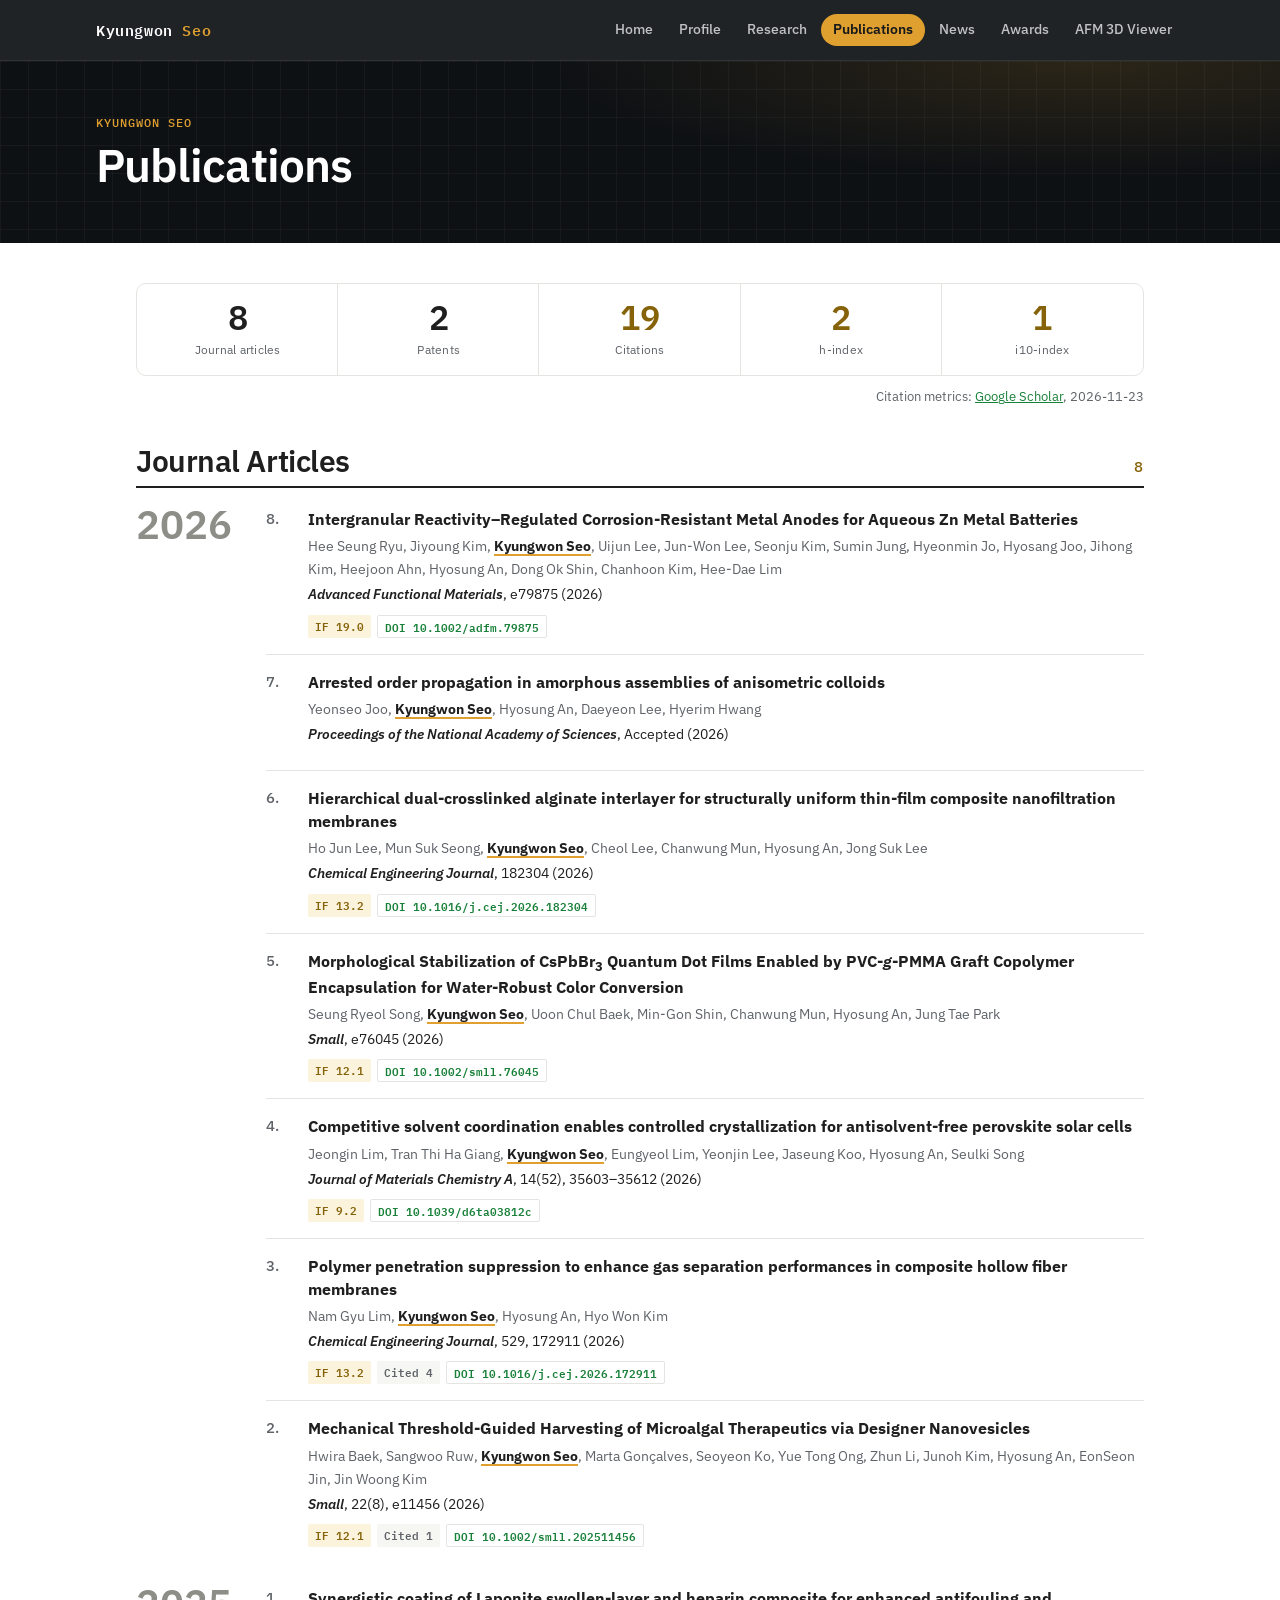
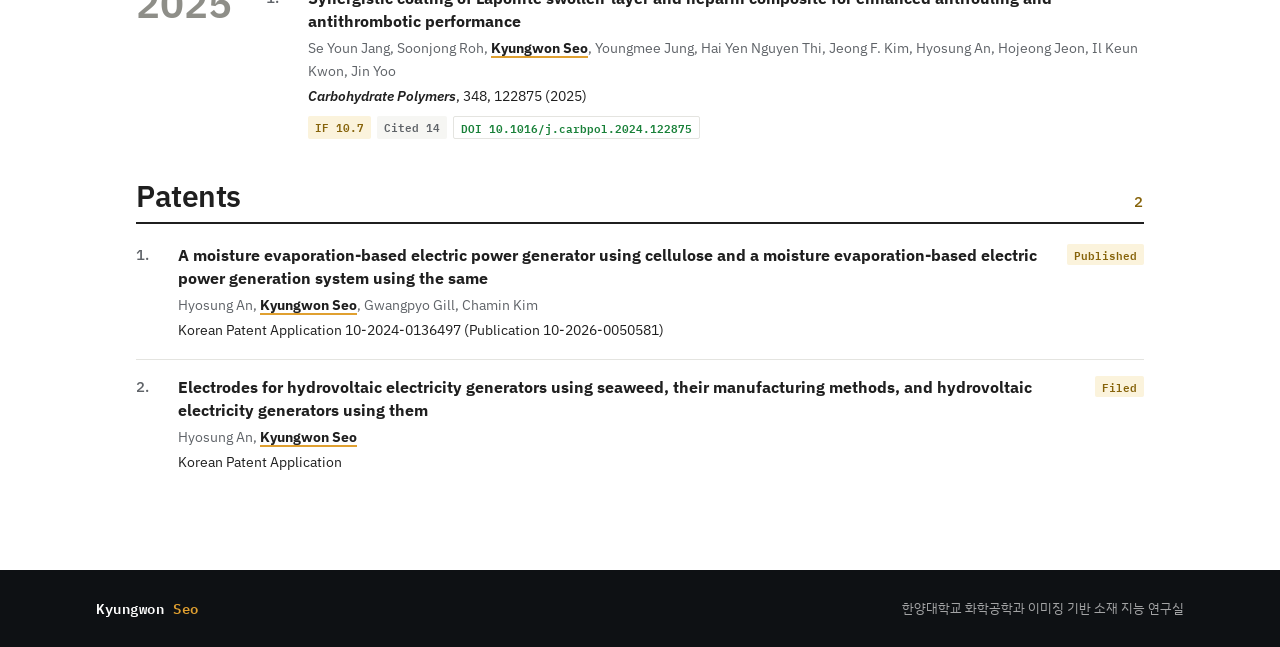
<file: publications.html>
<!doctype html>
<html lang="ko">
<head>
<meta charset="utf-8">
<meta name="viewport" content="width=device-width, initial-scale=1, viewport-fit=cover">
<title>Publications · Kyungwon Seo</title>
<link rel="icon" href="data:image/svg+xml,%3Csvg xmlns=%27http://www.w3.org/2000/svg%27 viewBox=%270 0 32 32%27%3E%3Crect width=%2732%27 height=%2732%27 rx=%277%27 fill=%27%230e1114%27/%3E%3Ctext x=%2716%27 y=%2722%27 font-family=%27monospace%27 font-size=%2717%27 font-weight=%27700%27 text-anchor=%27middle%27 fill=%27%23e0a030%27%3EK%3C/text%3E%3C/svg%3E">
<meta name="description" content="Journal articles and patents by Kyungwon Seo (서경원).">
<link rel="canonical" href="https://luiseo7030-cloud.github.io/publications.html">
<meta property="og:type" content="website">
<meta property="og:title" content="Publications · Kyungwon Seo">
<meta property="og:description" content="Journal articles and patents by Kyungwon Seo (서경원).">
<meta property="og:url" content="https://luiseo7030-cloud.github.io/publications.html">
<meta property="og:image" content="https://luiseo7030-cloud.github.io/assets/photo.jpg">
<meta name="twitter:card" content="summary">
<script async src="https://www.googletagmanager.com/gtag/js?id=G-KMEHHDE84Z"></script>
<script>window.dataLayer=window.dataLayer||[];function gtag(){dataLayer.push(arguments);}gtag('js',new Date());gtag('config','G-KMEHHDE84Z');</script>
</head>
<body>
<meta name="claude:viewport-fit-sides" content="cover">
<link rel="preconnect" href="https://fonts.googleapis.com">
<link rel="stylesheet" href="https://fonts.googleapis.com/css2?family=IBM+Plex+Mono:wght@400;500;600&family=IBM+Plex+Sans:wght@400;500;600;700&family=IBM+Plex+Sans+KR:wght@400;500;600;700&display=swap">
<link rel="stylesheet" href="assets/site.css?v=6526a373">
<script src="assets/cv.js?v=6526a373"></script>
<script src="assets/common.js?v=6526a373"></script>
<style>
/* boxes wrap and stretch to fill each row, so any count (5 public, 6 with manuscripts) leaves no empty cell;
   dividers are drawn by each box, clipped at the outer edge by the rounded frame */
.stats{display:flex;flex-wrap:wrap;border:1px solid var(--line);border-radius:10px;background:var(--panel);overflow:hidden}
.stats div{flex:1 1 110px;padding:16px 10px;text-align:center;display:flex;flex-direction:column;gap:6px;
  border-left:1px solid var(--line);border-top:1px solid var(--line);margin:-1px 0 0 -1px}
.stats b{font:600 34px/1 var(--display);color:var(--fg);font-variant-numeric:tabular-nums}
.stats span{font-size:12px;color:var(--muted);letter-spacing:.02em}
.stats .scholar b{color:var(--accent)}
.asof{font-size:12.5px;color:var(--muted);text-align:right;margin-top:-14px}
.sec{display:flex;flex-direction:column;gap:16px;scroll-margin-top:16px}
.sec-h{display:flex;align-items:baseline;justify-content:space-between;gap:12px;flex-wrap:wrap;border-bottom:2px solid var(--fg);padding-bottom:8px}
.sec-h h2{font:600 clamp(24px,3vw,30px)/1.15 var(--display);letter-spacing:-.015em}
.sec-h .cnt{font:500 15px/1 var(--display);color:var(--accent);letter-spacing:.06em}
.yr{display:grid;grid-template-columns:110px minmax(0,1fr);gap:20px;align-items:start}
@media (max-width:640px){.yr{grid-template-columns:minmax(0,1fr);gap:4px}}
.yr>h3{font:600 40px/1 var(--display);color:#8e8e88;position:sticky;top:84px}
@media (prefers-color-scheme: dark){:root:not([data-theme="light"]) .yr>h3{color:#646a74}}
:root[data-theme="dark"] .yr>h3{color:#646a74}
@media (max-width:640px){.yr>h3{position:static;font-size:30px;color:var(--accent)}}
ol.pubs{list-style:none;margin:0;padding:0;display:flex;flex-direction:column}
ol.pubs li{display:grid;grid-template-columns:34px minmax(0,1fr);gap:8px;padding:16px 0;border-top:1px solid var(--line)}
ol.pubs li:first-child{border-top:0;padding-top:4px}
.no{font:500 15px/1.5 var(--display);color:var(--muted)}
.pt{font-weight:700;font-size:16px;line-height:1.45;margin:0 0 4px;color:var(--fg)}
.pt a{color:inherit;text-decoration:none}
.pt a:hover{text-decoration:underline;text-decoration-color:var(--gold);text-underline-offset:4px}
.au{margin:0;font-size:14px;color:var(--muted)}
.au .me{color:var(--fg);font-weight:700;text-decoration:underline;text-underline-offset:3px;text-decoration-color:var(--gold);text-decoration-thickness:2px}
.jr{margin:2px 0 0;font-size:14px}
.jr i{font-weight:600}
.badges{display:flex;gap:6px;flex-wrap:wrap;margin-top:8px}
.bd{font:600 11px/1 var(--mono);padding:5px 7px;border-radius:2px;background:var(--sunk);color:var(--muted);text-decoration:none;white-space:nowrap}
.bd.if{background:var(--accent-soft);color:var(--accent)}
a.bd.doi{color:var(--link);border:1px solid var(--line);background:transparent}
a.bd.doi:hover{border-color:var(--link)}
.st{font:600 11px/1 var(--mono);padding:5px 7px;border-radius:2px;white-space:nowrap;align-self:start}
.st.rev{background:var(--warn-soft);color:var(--warn)}
.st.sub{background:var(--sunk);color:var(--muted)}
.st.rv{background:var(--ok-soft);color:var(--ok)}
.st.pat{background:var(--accent-soft);color:var(--accent)}
ol.pubs.ms li{grid-template-columns:34px minmax(0,1fr) auto}
@media (max-width:560px){ol.pubs.ms li{grid-template-columns:34px minmax(0,1fr)} ol.pubs.ms .st{grid-column:2;justify-self:start}}
.note{max-width:80ch}
</style>

<nav class="site-nav" aria-label="사이트 메뉴"><div class="nav-in"><a class="logo" href="index.html">Kyungwon <b>Seo</b></a><ul><li><a href="index.html">Home</a></li><li><a href="profile.html">Profile</a></li><li><a href="research.html">Research</a></li><li><a href="publications.html" data-home aria-current="page">Publications</a></li><li><a href="news.html">News</a></li><li><a href="awards.html">Awards</a></li><li><a href="afm-3d-viewer/">AFM 3D Viewer</a></li></ul></div></nav>
<header class="page-band">
  <div class="band-inner">
    <span class="eyebrow">Kyungwon Seo</span>
    <h1>Publications</h1>
  </div>
</header>

<div class="wrap" id="app" style="max-width:1040px">
  <section class="stats" id="stats" aria-label="요약"></section>
  <p class="asof" id="asof"></p>

  <section class="sec" id="articles">
    <div class="sec-h"><h2>Journal Articles</h2><span class="cnt" id="n-art"></span></div>
    <div id="years" style="display:flex;flex-direction:column;gap:20px"></div>
  </section>

  <section class="sec" id="manuscripts" data-rv>
    <div class="sec-h"><h2>Manuscripts</h2><span class="cnt" id="n-ms"></span></div>
    <ol class="pubs ms" id="ms"></ol>
  </section>

  <section class="sec" id="patents" data-rv>
    <div class="sec-h"><h2>Patents</h2><span class="cnt" id="n-pat"></span></div>
    <ol class="pubs ms" id="pat"></ol>
  </section>

</div>

<script>
(function(){
  const cv = window.KW_CV, esc = KW.esc;
  const me = cv.me;
  const authors = s => esc(s).split(esc(me)).join(`<span class="me">${esc(me)}</span>`);
  const $ = id => document.getElementById(id);
  const P = cv.publications, M = cv.manuscripts || [], T = cv.patents, S = cv.scholar;

  $("stats").innerHTML = [
    [P.length, "Journal articles"], ...(M.length ? [[M.length, "Manuscripts"]] : []), [T.length, "Patents"],
    [S.citations, "Citations", "scholar"], [S.h_index, "h-index", "scholar"], [S.i10_index, "i10-index", "scholar"]
  ].map(([n, l, c]) => `<div class="${c || ""}"><b>${n}</b><span>${l}</span></div>`).join("");
  $("asof").innerHTML = `Citation metrics: <a href="${esc(cv.links[0].href)}" target="_blank" rel="noopener">Google Scholar</a>, ${esc(S.as_of)}`;
  $("n-art").textContent = P.length; $("n-ms").textContent = M.length; $("n-pat").textContent = T.length;
  if (!M.length) $("manuscripts").remove();
  $("stats").style.setProperty("--n", $("stats").children.length);

  let no = P.length;
  const years = [...new Set(P.map(p => p.year))].sort((a, b) => b - a);
  $("years").innerHTML = years.map(y => `<div class="yr"><h3>${y}</h3><ol class="pubs">${
    P.filter(p => p.year === y).map(p => {
      const url = p.doi ? "https://doi.org/" + p.doi : (p.url || "#");
      return `<li><span class="no">${no--}.</span><div>
        <p class="pt"><a href="${esc(url)}" target="_blank" rel="noopener">${p.title}</a></p>
        <p class="au">${authors(p.authors)}</p>
        <p class="jr"><i>${esc(p.journal)}</i>${p.ref ? ", " + esc(p.ref) : ""} (${p.year})</p>
        <div class="badges">${p.if ? `<span class="bd if">IF ${p.if.toFixed(1)}</span>` : ""}${p.cites ? `<span class="bd">Cited ${p.cites}</span>` : ""}
          ${p.doi ? `<a class="bd doi" href="${esc(url)}" target="_blank" rel="noopener">DOI ${esc(p.doi)}</a>` : ""}</div>
      </div></li>`;
    }).join("")}</ol></div>`).join("");

  const cls = s => /review/i.test(s) ? "rev" : /revision/i.test(s) ? "rv" : "sub";
  if (M.length) $("ms").innerHTML = M.map((m, i) => `<li><span class="no">${i + 1}.</span><div>
      <p class="pt">${m.title}</p><p class="au">${authors(m.authors)}</p></div>
      <span class="st ${cls(m.status)}">${esc(m.status)}</span></li>`).join("");
  $("pat").innerHTML = T.map((t, i) => `<li><span class="no">${i + 1}.</span><div>
      <p class="pt">${t.title}</p><p class="au">${authors(t.authors)}</p><p class="jr">${esc(t.ref)}</p></div>
      <span class="st pat">${esc(t.status)}</span></li>`).join("");
})();
</script>

<footer class="site-foot"><div class="foot-in"><span class="mark">Kyungwon <b>Seo</b></span><span>한양대학교 화학공학과 이미징 기반 소재 지능 연구실</span></div></footer>
<script src="assets/site.js?v=6526a373"></script>

</body>
</html>
</file>
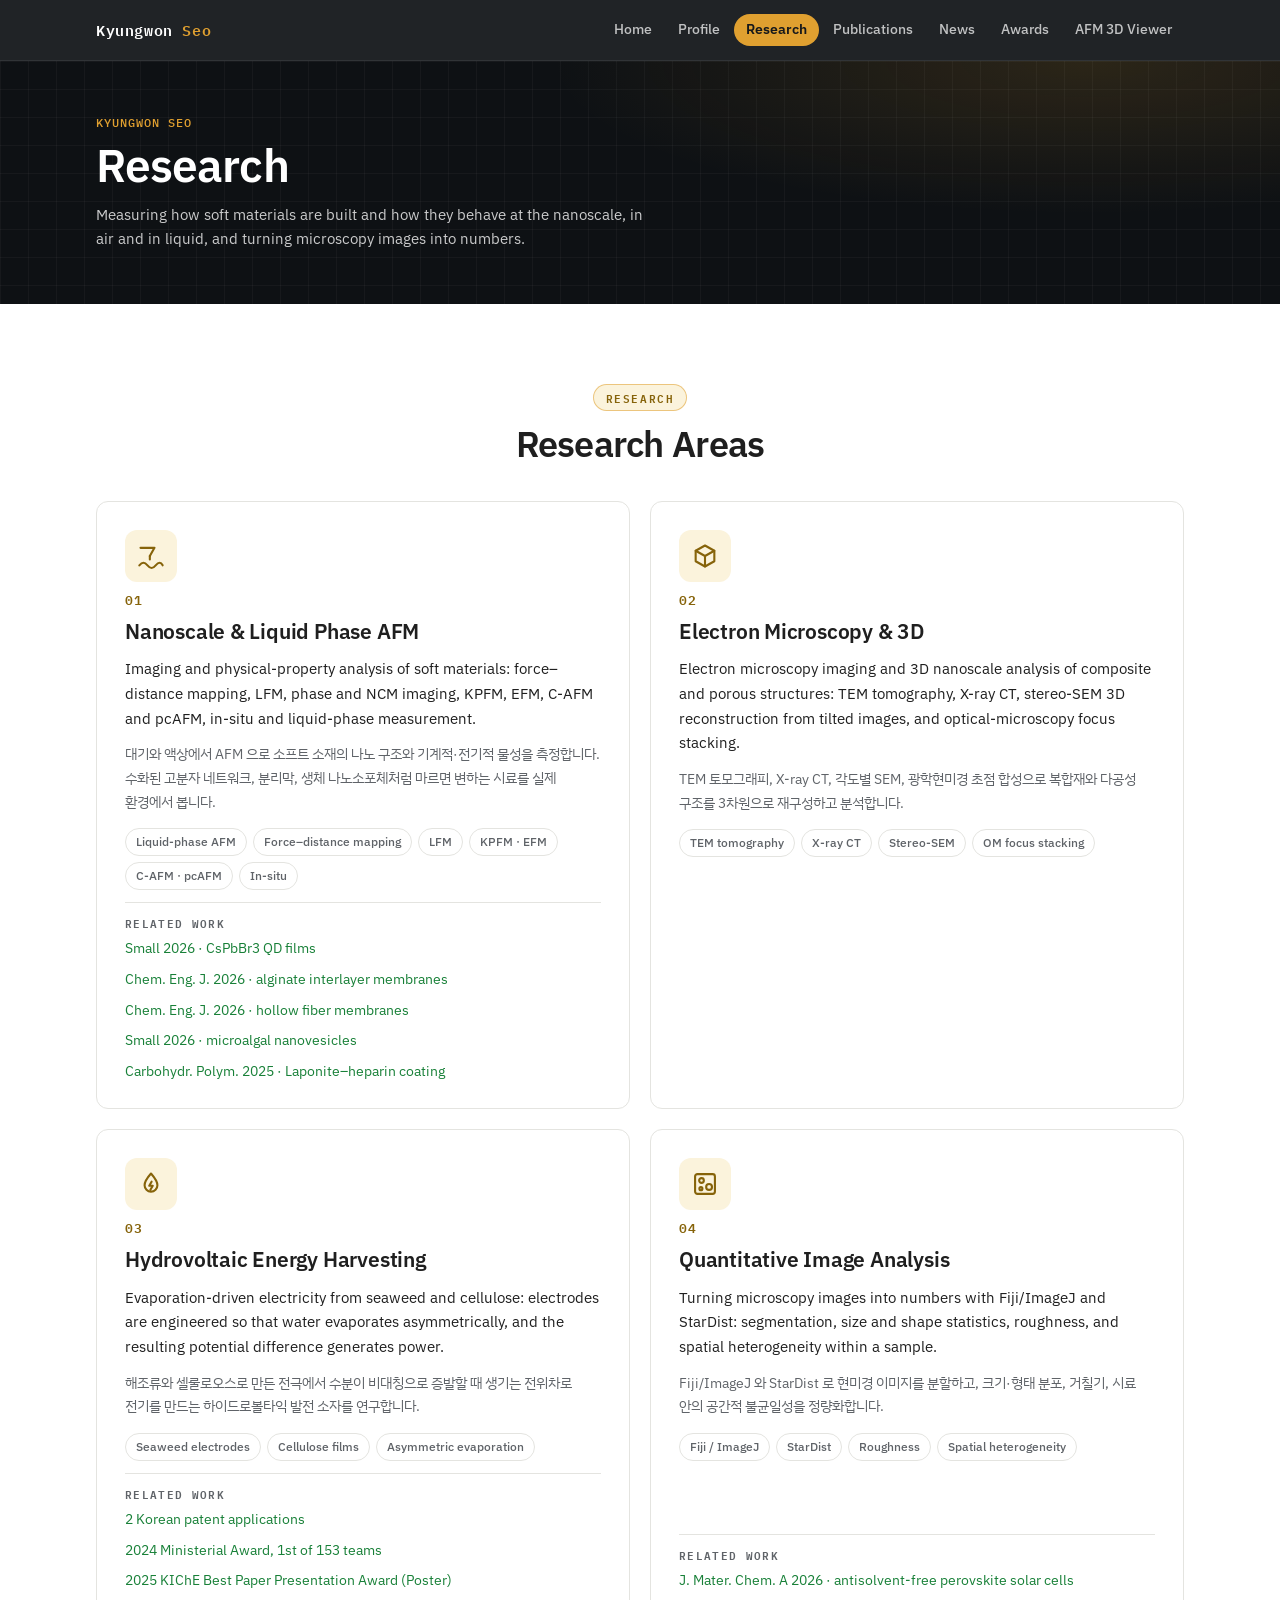
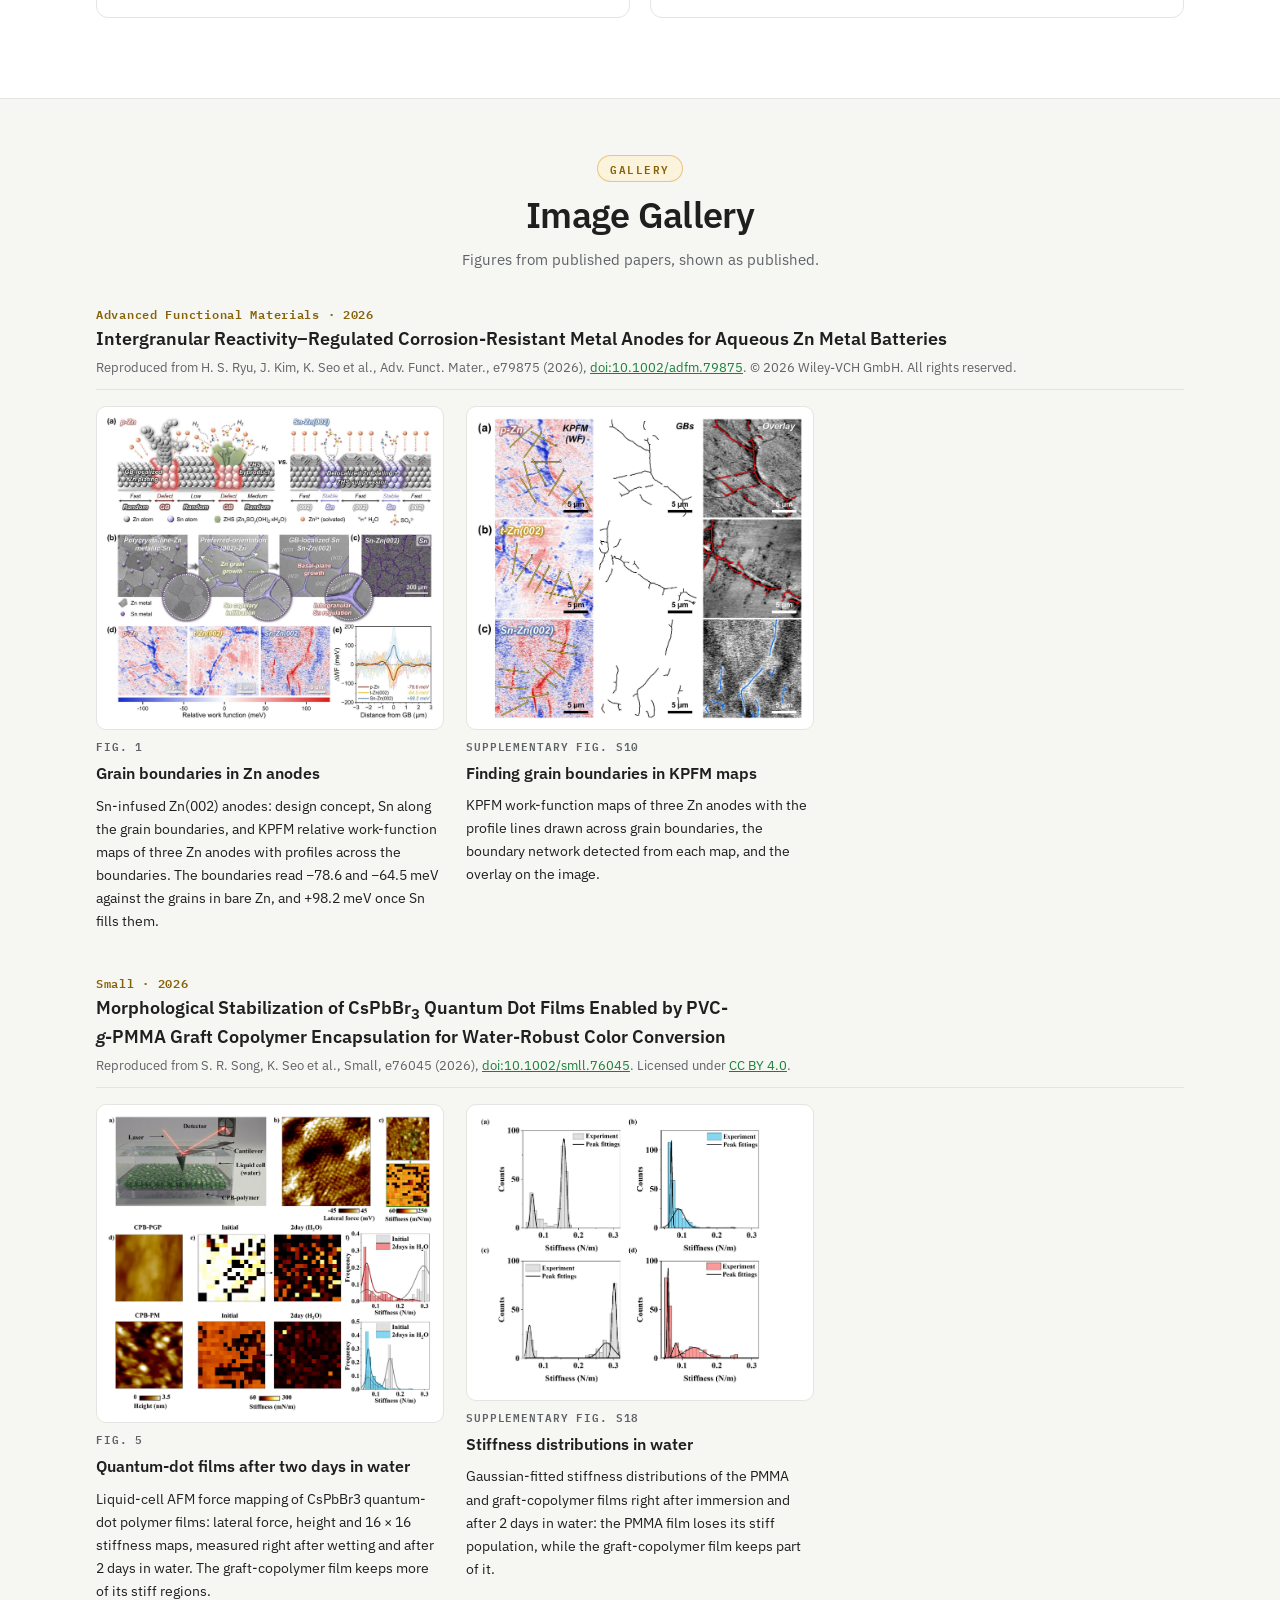
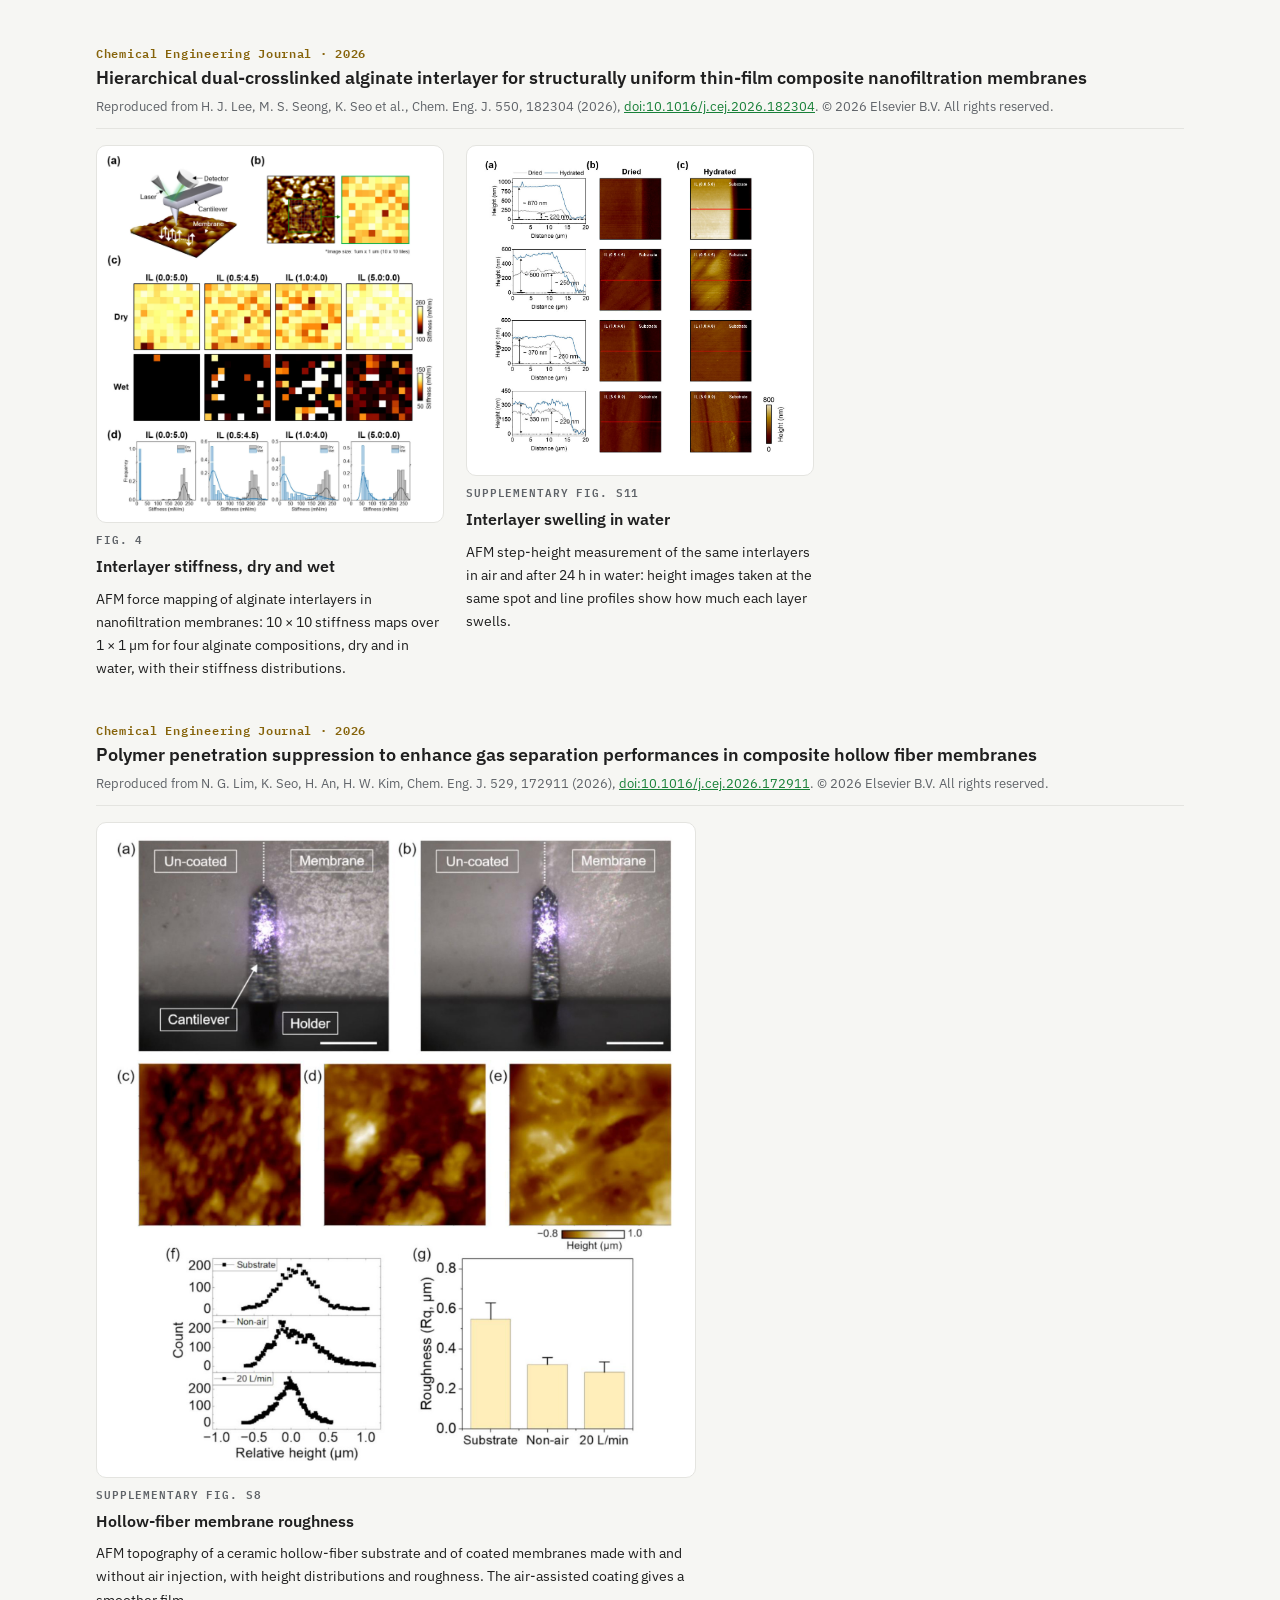
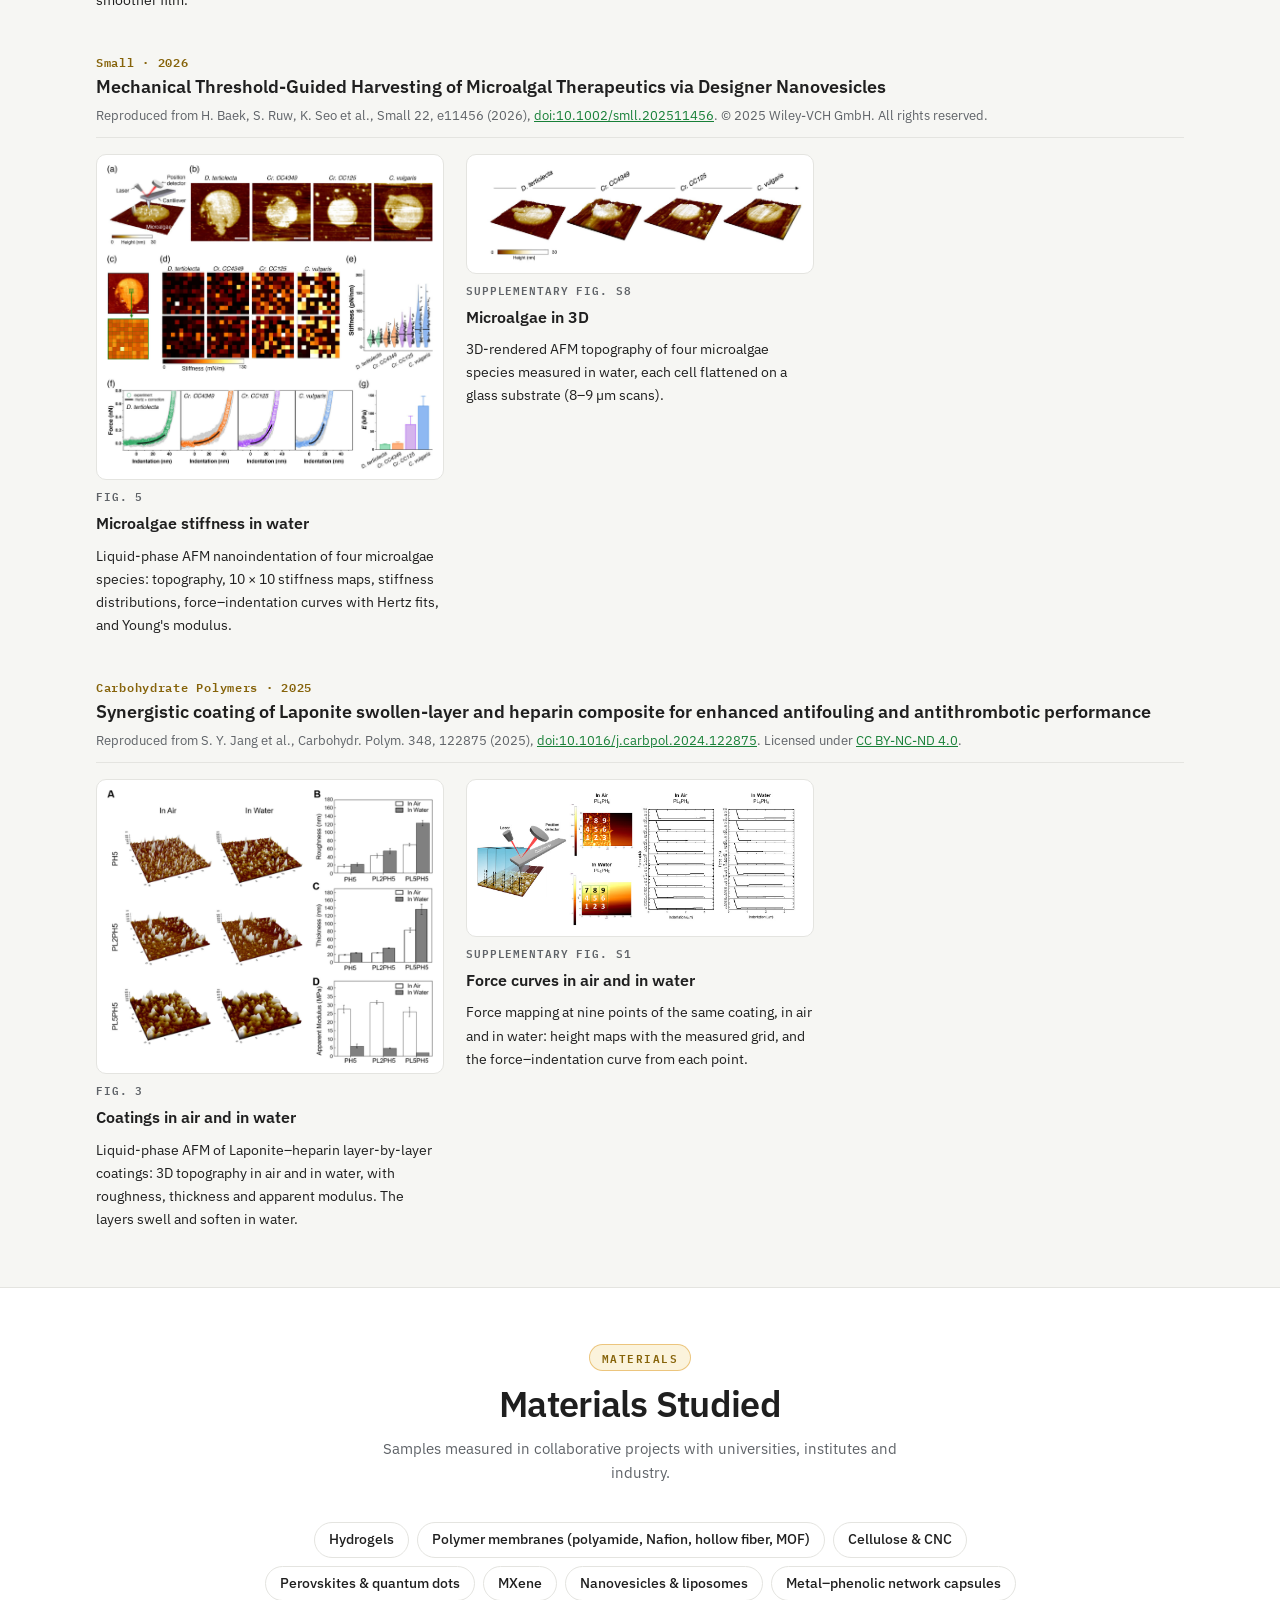
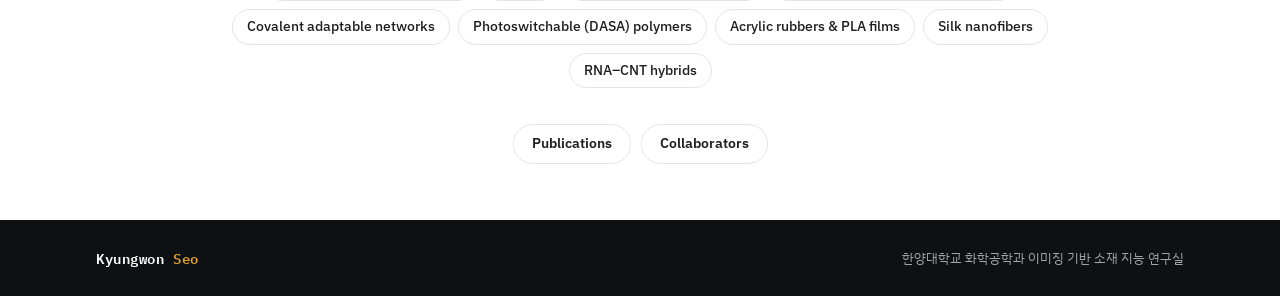
<file: research.html>
<!doctype html>
<html lang="ko">
<head>
<meta charset="utf-8">
<meta name="viewport" content="width=device-width, initial-scale=1, viewport-fit=cover">
<title>Research · Kyungwon Seo</title>
<link rel="icon" href="data:image/svg+xml,%3Csvg xmlns=%27http://www.w3.org/2000/svg%27 viewBox=%270 0 32 32%27%3E%3Crect width=%2732%27 height=%2732%27 rx=%277%27 fill=%27%230e1114%27/%3E%3Ctext x=%2716%27 y=%2722%27 font-family=%27monospace%27 font-size=%2717%27 font-weight=%27700%27 text-anchor=%27middle%27 fill=%27%23e0a030%27%3EK%3C/text%3E%3C/svg%3E">
<meta name="description" content="Research of Kyungwon Seo (서경원): liquid-phase AFM, 3D electron and X-ray imaging, hydrovoltaic energy harvesting and quantitative image analysis.">
<link rel="canonical" href="https://luiseo7030-cloud.github.io/research.html">
<meta property="og:type" content="website">
<meta property="og:title" content="Research · Kyungwon Seo">
<meta property="og:description" content="Research of Kyungwon Seo (서경원): liquid-phase AFM, 3D electron and X-ray imaging, hydrovoltaic energy harvesting and quantitative image analysis.">
<meta property="og:url" content="https://luiseo7030-cloud.github.io/research.html">
<meta property="og:image" content="https://luiseo7030-cloud.github.io/assets/photo.jpg">
<meta name="twitter:card" content="summary">
<script async src="https://www.googletagmanager.com/gtag/js?id=G-KMEHHDE84Z"></script>
<script>window.dataLayer=window.dataLayer||[];function gtag(){dataLayer.push(arguments);}gtag('js',new Date());gtag('config','G-KMEHHDE84Z');</script>
</head>
<body>
<meta name="claude:viewport-fit-sides" content="cover">
<link rel="preconnect" href="https://fonts.googleapis.com">
<link rel="stylesheet" href="https://fonts.googleapis.com/css2?family=IBM+Plex+Mono:wght@400;500;600&family=IBM+Plex+Sans:wght@400;500;600;700&family=IBM+Plex+Sans+KR:wght@400;500;600;700&display=swap">
<link rel="stylesheet" href="assets/site.css?v=6526a373">
<script src="assets/cv.js?v=6526a373"></script>
<script src="assets/common.js?v=6526a373"></script>
<style>
/* numbered research-area cards (icon, number, title, English + Korean text, tags, related work) */
.areas{display:grid;grid-template-columns:repeat(2,minmax(0,1fr));gap:20px}
@media (max-width:820px){.areas{grid-template-columns:minmax(0,1fr)}}
.area{display:flex;flex-direction:column;gap:12px;padding:28px 28px 24px;border-radius:12px;background:var(--panel);border:1px solid var(--line);min-width:0}
@media (max-width:560px){.area{padding:22px 20px 20px}}
.area .ic{width:52px;height:52px;border-radius:12px;display:grid;place-items:center;background:var(--accent-soft);color:var(--accent)}
.area .ic svg{width:28px;height:28px}
.area .n{font:600 12.5px/1 var(--mono);letter-spacing:.1em;color:var(--accent)}
.area h3{margin:0;font:600 21px/1.3 var(--display);letter-spacing:-.01em}
.area .en{margin:0;font-size:14.5px;line-height:1.7}
.area .ko{margin:0;font-size:13.5px;line-height:1.75;color:var(--muted);word-break:keep-all}
.area .tags{display:flex;gap:6px;flex-wrap:wrap;margin-top:2px}
.area .tags span{font:500 12px/1 var(--sans);padding:7px 10px;border-radius:999px;border:1px solid var(--line);color:var(--muted);background:var(--bg)}
.area .rel{margin-top:auto;padding-top:14px;border-top:1px solid var(--line)}
.area .rel h4{margin:0 0 8px;font:600 11px/1 var(--mono);letter-spacing:.12em;text-transform:uppercase;color:var(--muted)}
.area .rel ul{list-style:none;margin:0;padding:0;display:flex;flex-direction:column;gap:6px}
.area .rel a{font-size:13.5px;color:var(--link);text-decoration:none;word-break:keep-all}
.area .rel a:hover{text-decoration:underline;text-underline-offset:3px}
.mat{display:flex;gap:8px;flex-wrap:wrap;justify-content:center;max-width:860px;margin:0 auto}
.mat span{font:500 13.5px/1 var(--sans);padding:10px 14px;border-radius:999px;border:1px solid var(--line);background:var(--panel)}
.page-band p.lead{max-width:62ch}
/* gallery: published figures, whole and unmodified (licence), click to enlarge */
/* one group per paper, newest paper first; the figures of a paper sit side by side */
.gal{display:flex;flex-direction:column;gap:44px;width:100%;max-width:1100px;margin:0 auto}
.gp{display:flex;flex-direction:column;gap:16px;min-width:0}
.gp-h{display:flex;flex-direction:column;gap:6px;padding-bottom:12px;border-bottom:1px solid var(--line)}
.gp-h .j{font:600 12px/1 var(--mono);letter-spacing:.06em;color:var(--accent)}
.gp-h h3{margin:0;font:600 18px/1.4 var(--display)}
.gp-h h3 a{color:inherit;text-decoration:none}
.gp-h h3 a:hover{color:var(--link);text-decoration:underline;text-underline-offset:3px}
.gp-h .cite{margin:0;font-size:12.5px;color:var(--muted);line-height:1.6}
.gp-h .cite a{color:var(--link)}
.gp-figs{display:grid;grid-template-columns:repeat(auto-fill,minmax(min(100%,320px),1fr));gap:22px}
.gp-figs:has(> :only-child){grid-template-columns:minmax(0,600px)}
.fig{margin:0;display:flex;flex-direction:column;gap:10px;min-width:0}
.fig .fl{font:600 11px/1 var(--mono);letter-spacing:.08em;color:var(--muted);text-transform:uppercase}
.fig .pic{display:block;padding:10px;border-radius:10px;background:#fff;border:1px solid var(--line);cursor:zoom-in;transition:border-color .15s,transform .15s}
.fig .pic:hover{border-color:var(--gold);transform:translateY(-2px)}
.fig .pic img{display:block;width:100%;height:auto}
.fig h4{margin:2px 0 0;font:600 16px/1.35 var(--display)}
.fig p{margin:0;font-size:14px;line-height:1.65}
dialog.lb{border:0;padding:0;background:transparent;max-width:min(94vw,1100px);width:100%;overflow:visible}
dialog.lb::backdrop{background:rgba(10,12,15,.86)}
dialog.lb img{display:block;width:100%;height:auto;max-height:84vh;object-fit:contain;border-radius:6px;background:#fff}
dialog.lb p{margin:10px 0 0;color:#fff;font-size:13.5px;text-align:center}
dialog.lb .x{position:absolute;top:-14px;right:-14px;width:36px;height:36px;border-radius:50%;border:0;background:var(--gold);color:#16181b;
  font:600 18px/1 var(--sans);cursor:pointer}
@media (max-width:560px){dialog.lb .x{top:-44px;right:0}}
</style>

<nav class="site-nav" aria-label="사이트 메뉴"><div class="nav-in"><a class="logo" href="index.html">Kyungwon <b>Seo</b></a><ul><li><a href="index.html">Home</a></li><li><a href="profile.html">Profile</a></li><li><a href="research.html" data-home aria-current="page">Research</a></li><li><a href="publications.html">Publications</a></li><li><a href="news.html">News</a></li><li><a href="awards.html">Awards</a></li><li><a href="afm-3d-viewer/">AFM 3D Viewer</a></li></ul></div></nav>
<header class="page-band">
  <div class="band-inner">
    <span class="eyebrow">Kyungwon Seo</span>
    <h1>Research</h1>
    <p class="lead" id="intro"></p>
  </div>
</header>

<section class="band" id="areas-band">
  <div class="band-in">
    <div class="sh" data-rv><span class="lbl">Research</span><h2>Research Areas</h2></div>
    <div class="areas" id="areas" data-rv-kids></div>
  </div>
</section>

<section class="band alt tight" id="gallery">
  <div class="band-in">
    <div class="sh" data-rv><span class="lbl">Gallery</span><h2>Image Gallery</h2><p>Figures from published papers, shown as published.</p></div>
    <div class="gal" id="gal" data-rv-kids></div>
  </div>
</section>

<dialog class="lb" id="lb" aria-label="그림 크게 보기">
  <button class="x" type="button" aria-label="닫기">×</button>
  <img id="lb-img" alt="">
  <p id="lb-cap"></p>
</dialog>

<section class="band tight" id="materials">
  <div class="band-in">
    <div class="sh" data-rv><span class="lbl">Materials</span><h2>Materials Studied</h2><p>Samples measured in collaborative projects with universities, institutes and industry.</p></div>
    <div class="mat" id="mat" data-rv></div>
    <div class="btn-row" style="justify-content:center"><a class="pbtn" href="publications.html">Publications</a><a class="pbtn" id="co-link" href="index.html#collaborators">Collaborators</a></div>
  </div>
</section>

<script>
(function(){
  const cv = window.KW_CV, esc = KW.esc, $ = id => document.getElementById(id);
  const svg = p => `<svg viewBox="0 0 24 24" fill="none" stroke="currentColor" stroke-width="1.8" stroke-linecap="round" stroke-linejoin="round" aria-hidden="true">${p}</svg>`;
  const ICON = {
    afm: svg('<path d="M3 5h12l-4 7"/><path d="M11 12v3"/><path d="M2 20c2.5-3 4.5-3 7 0s4.5 3 7 0 4.5-3 6 0"/>'),       // cantilever + tip over a surface
    cube: svg('<path d="M12 3l8 4.5v9L12 21l-8-4.5v-9z"/><path d="M12 12l8-4.5M12 12v9M12 12L4 7.5"/>'),
    energy: svg('<path d="M12 3c3.5 4 5.5 7 5.5 10a5.5 5.5 0 0 1-11 0C6.5 10 8.5 7 12 3z"/><path d="M12.5 10l-2 3.5h3l-2 3.5"/>'), // droplet + bolt
    grid: svg('<rect x="3.5" y="3.5" width="17" height="17" rx="2"/><circle cx="9" cy="9" r="2"/><circle cx="15.5" cy="14.5" r="2.5"/><circle cx="8.5" cy="16" r="1.3"/>')
  };
  $("intro").textContent = cv.research_intro || "";
  /* related papers in publication order, newest first: dates come from the paper items in cv.news (by DOI);
     links that are not papers (patents, awards) keep their place after the papers */
  const pubDate = {};
  (cv.news || []).filter(n => n.tag === "paper").forEach(n => (n.links || []).forEach(l => {
    const m = /doi\.org\/(.+)$/i.exec(l.href); if (m) pubDate[m[1].toLowerCase()] = n.date; }));
  const dateOf = l => { const m = /doi\.org\/(.+)$/i.exec(l.href); return m ? pubDate[m[1].toLowerCase()] || "" : ""; };
  cv.research.forEach(r => { if (r.related) r.related = r.related.map((l, i) => ({ l, i, d: dateOf(l) }))
    .sort((a, b) => (b.d > a.d) - (b.d < a.d) || (!a.d - !b.d) || a.i - b.i).map(x => x.l); });
  $("areas").innerHTML = cv.research.map((r, i) => `<article class="area" id="area-${i + 1}">
    <span class="ic">${ICON[r.icon] || ICON.grid}</span>
    <span class="n">${String(i + 1).padStart(2, "0")}</span>
    <h3>${esc(r.t)}</h3>
    <p class="en">${esc(r.d)}</p>
    ${r.ko ? `<p class="ko" lang="ko">${esc(r.ko)}</p>` : ""}
    ${(r.tags || []).length ? `<div class="tags">${r.tags.map(t => `<span>${esc(t)}</span>`).join("")}</div>` : ""}
    ${(r.related || []).length ? `<div class="rel"><h4>Related work</h4><ul>${r.related.map(l =>
      `<li><a href="${esc(l.href)}"${/^https?:/.test(l.href) ? ' target="_blank" rel="noopener"' : ""}>${esc(l.label)}</a></li>`).join("")}</ul></div>` : ""}
  </article>`).join("");
  const G = cv.gallery || [];
  if (!G.length) $("gallery").hidden = true;
  /* group the figures by paper (DOI), papers newest first by the publication date in cv.news; inside a paper the
     figures keep their order in cv.json (main text, then supplementary). "cite" is "<authors, journal (year)>, <figure>" */
  const pubOf = {}; (cv.publications || []).forEach(p => { if (p.doi) pubOf[p.doi.toLowerCase()] = p; });
  const groups = [];
  G.forEach((g, i) => { const k = g.doi.toLowerCase(); let gr = groups.find(x => x.k === k);
    if (!gr) groups.push(gr = { k, g, items: [], d: pubDate[k] || "", n: groups.length }); gr.items.push({ g, i }); });
  groups.sort((a, b) => (b.d > a.d) - (b.d < a.d) || a.n - b.n);
  /* paper titles carry <sub>/<sup>/<i> (CsPbBr<sub>3</sub>): escape everything, then let only those tags through */
  const rich = t => esc(t).replace(/&lt;(\/?)(sub|sup|i)&gt;/g, "<$1$2>");
  const split = c => { const j = c.lastIndexOf(", "); return j < 0 ? [c, ""] : [c.slice(0, j), c.slice(j + 2)]; };
  $("gal").innerHTML = groups.map(gr => { const g = gr.g, p = pubOf[gr.k] || {};
    return `<section class="gp">
    <div class="gp-h">
      <span class="j">${esc([p.journal, p.year].filter(Boolean).join(" · "))}</span>
      <h3><a href="https://doi.org/${esc(g.doi)}" target="_blank" rel="noopener">${p.title ? rich(p.title) : esc(split(g.cite)[0])}</a></h3>
      <p class="cite">Reproduced from ${esc(split(g.cite)[0])}, <a href="https://doi.org/${esc(g.doi)}" target="_blank" rel="noopener">doi:${esc(g.doi)}</a>.
        ${g.license_url ? `Licensed under <a href="${esc(g.license_url)}" target="_blank" rel="noopener">${esc(g.license)}</a>.` : esc(g.license)}</p>
    </div>
    <div class="gp-figs">${gr.items.map(({ g, i }) => `<figure class="fig">
      <button type="button" class="pic" data-i="${i}" aria-label="크게 보기: ${esc(g.t)}"><img src="${esc(g.img)}" alt="${esc(g.t)}: ${esc(g.d)}" loading="lazy" width="${+g.w || ""}" height="${+g.h || ""}"></button>
      <span class="fl">${esc(split(g.cite)[1])}</span>
      <h4>${esc(g.t)}</h4>
      <p>${esc(g.d)}</p>
    </figure>`).join("")}</div>
  </section>`; }).join("");
  const lb = $("lb");
  $("gal").addEventListener("click", e => {
    const b = e.target.closest("button[data-i]"); if (!b) return;
    const g = G[+b.dataset.i];
    $("lb-img").src = g.img; $("lb-img").alt = g.t; $("lb-cap").textContent = `${g.t} · ${g.cite}`;
    lb.showModal();
  });
  lb.addEventListener("click", e => { if (e.target === lb || e.target.closest(".x")) lb.close(); });
  $("mat").innerHTML =(cv.materials || []).map(m => `<span>${esc(m)}</span>`).join("");
  /* the profile is index.html on the public site and profile.html in the analysis factory */
  if (document.querySelector('.site-nav a[href="profile.html"]')) $("co-link").href = "profile.html#collaborators";
  if (!(cv.materials || []).length) $("materials").hidden = true;
})();
</script>

<footer class="site-foot"><div class="foot-in"><span class="mark">Kyungwon <b>Seo</b></span><span>한양대학교 화학공학과 이미징 기반 소재 지능 연구실</span></div></footer>
<script src="assets/site.js?v=6526a373"></script>

</body>
</html>
</file>
<file: assets/site.css>
/* KW Analysis Factory: shared look for the hub, profile and the ported tools.
   Layout: sticky graphite menu, full-width section bands that alternate white / sunk,
   each opened by a small amber label + title. Colour: graphite + afmhot amber (unchanged). */
:root{
  --bg:#ffffff; --panel:#ffffff; --sunk:#f6f6f3; --fg:#1f1f1f; --muted:#5f6368; --line:#e4e4e0;
  --accent:#86630a; --accent-ink:#ffffff; --accent-soft:#fbf3dc;
  --gold:#e0a030; --gold-ink:#1f1f1f; --link:#188038;
  --band:#0e1114; --band-fg:#ffffff; --band-muted:rgba(255,255,255,.78);
  --shadow:0 10px 30px rgba(14,17,20,.08);
  --ok:#14732f; --ok-soft:#e4f2e8; --warn:#8a5c00; --warn-soft:#faf0d6; --bad:#b3261e; --bad-soft:#f8e3e1;
  --sans:"IBM Plex Sans","IBM Plex Sans KR","Malgun Gothic","Apple SD Gothic Neo",system-ui,sans-serif;
  --display:"IBM Plex Sans","IBM Plex Sans KR","Malgun Gothic",system-ui,sans-serif;
  --mono:"IBM Plex Mono",Consolas,ui-monospace,monospace;
  --max:1120px;
}
@media (prefers-color-scheme: dark){:root:not([data-theme="light"]){
  --bg:#111318; --panel:#181b21; --sunk:#15181d; --fg:#ebebe8; --muted:#a2a7ad; --line:#2c3038;
  --accent:#e8aa3c; --accent-ink:#1f1f1f; --accent-soft:#2f2914; --link:#6dd58c;
  --band:#0a0c0f; --shadow:0 10px 30px rgba(0,0,0,.35);
  --ok:#6dd58c; --ok-soft:#173022; --warn:#e8aa3c; --warn-soft:#33290f; --bad:#f08a80; --bad-soft:#3d2220; color-scheme:dark}}
:root[data-theme="dark"]{
  --bg:#111318; --panel:#181b21; --sunk:#15181d; --fg:#ebebe8; --muted:#a2a7ad; --line:#2c3038;
  --accent:#e8aa3c; --accent-ink:#1f1f1f; --accent-soft:#2f2914; --link:#6dd58c;
  --band:#0a0c0f; --shadow:0 10px 30px rgba(0,0,0,.35);
  --ok:#6dd58c; --ok-soft:#173022; --warn:#e8aa3c; --warn-soft:#33290f; --bad:#f08a80; --bad-soft:#3d2220; color-scheme:dark}

*{box-sizing:border-box}
html{-webkit-text-size-adjust:100%;scroll-behavior:smooth;scroll-padding-top:calc(64px + env(safe-area-inset-top,0px))}
@media (max-width:680px){html{scroll-padding-top:calc(112px + env(safe-area-inset-top,0px))}}   /* two-line menu on phones */
body{margin:0;background:var(--bg);color:var(--fg);font:15px/1.65 var(--sans)}
body::before{content:"";position:fixed;inset:0 0 auto;height:env(safe-area-inset-top,0px);z-index:30;background:var(--band)}
a{color:var(--link)}
code,kbd,.mono{font-family:var(--mono);font-size:.9em}
:focus-visible{outline:2px solid var(--gold);outline-offset:2px}
h1,h2,h3{text-wrap:balance;margin:0}

.wrap{max-width:var(--max);margin:0 auto;padding-block:40px 80px;
  padding-left:max(16px,env(safe-area-inset-left,0px));padding-right:max(16px,env(safe-area-inset-right,0px));
  display:flex;flex-direction:column;gap:24px}

/* ---------- site menu: sticky graphite bar, thin amber scroll-progress line ---------- */
.site-nav{position:sticky;top:env(safe-area-inset-top,0px);z-index:20;background:rgba(14,17,20,.92);color:var(--band-fg);
  -webkit-backdrop-filter:saturate(1.4) blur(10px);backdrop-filter:saturate(1.4) blur(10px);
  border-bottom:1px solid rgba(255,255,255,.08);transition:background .25s,border-color .25s}
.site-nav .nav-in{max-width:var(--max);margin:0 auto;min-height:60px;padding-block:8px;display:flex;align-items:center;justify-content:space-between;gap:16px;
  padding-left:max(16px,env(safe-area-inset-left,0px));padding-right:max(16px,env(safe-area-inset-right,0px))}
/* over the home hero: faintly tinted rather than fully transparent, so the white menu stays readable
   even where site.js has not (yet) switched it to solid over a light section */
.site-nav.over{position:fixed;inset:env(safe-area-inset-top,0px) 0 auto 0;background:rgba(14,17,20,.6);border-bottom-color:transparent;
  -webkit-backdrop-filter:none;backdrop-filter:none}
.site-nav.over.solid{background:rgba(14,17,20,.92);border-bottom-color:rgba(255,255,255,.08);
  -webkit-backdrop-filter:saturate(1.4) blur(10px);backdrop-filter:saturate(1.4) blur(10px)}
.site-nav .logo{font:600 15px/1 var(--mono);letter-spacing:.04em;color:#fff;text-decoration:none;white-space:nowrap}
.site-nav .logo b{color:var(--gold);font-weight:600}
.site-nav ul{list-style:none;margin:0;padding:0;display:flex;align-items:center;justify-content:flex-end;flex-wrap:wrap;gap:2px;min-width:0}
.site-nav ul a{display:block;font:500 13.5px/1 var(--sans);color:rgba(255,255,255,.72);text-decoration:none;white-space:nowrap;
  padding:9px 12px;border-radius:999px;transition:color .15s,background .15s}
.site-nav ul a:hover{color:#fff;background:rgba(255,255,255,.08)}
.site-nav ul a[aria-current]{color:#16181b;background:var(--gold);font-weight:600}
.scroll-bar{position:absolute;left:0;right:0;bottom:-1px;height:2px;background:var(--gold);transform-origin:0 50%;transform:scaleX(0);pointer-events:none}
@media (max-width:680px){
  .site-nav .nav-in{flex-direction:column;align-items:stretch;gap:6px;padding-block:10px 8px}
  .site-nav ul{justify-content:flex-start;margin-inline:-6px}   /* wraps to a second line: every item stays visible */
  .site-nav ul a{font-size:13px;padding:8px 11px}}

/* ---------- page banner (sub pages) ---------- */
.page-band{word-break:keep-all;position:relative;color:var(--band-fg);
  background:linear-gradient(rgba(255,255,255,.035) 1px,transparent 1px) 0 0/28px 28px,
    linear-gradient(90deg,rgba(255,255,255,.035) 1px,transparent 1px) 0 0/28px 28px,
    radial-gradient(ellipse 60% 90% at 85% 0%,rgba(224,160,48,.14),transparent 70%),var(--band)}
.band-inner{max-width:var(--max);margin:0 auto;padding-block:56px 52px;
  padding-left:max(16px,env(safe-area-inset-left,0px));padding-right:max(16px,env(safe-area-inset-right,0px));
  display:flex;flex-direction:column;align-items:flex-start;gap:12px}
.page-band h1{font:600 clamp(30px,5vw,46px)/1.08 var(--display);letter-spacing:-.02em;color:#fff}
.page-band p{margin:0;max-width:70ch;color:var(--band-muted);font-size:15px}
.page-band .eyebrow{color:var(--gold)}
.page-band .src{font:12px/1.4 var(--mono);color:rgba(255,255,255,.6);overflow-wrap:anywhere}
.page-band code{color:#fff}
.eyebrow{font:500 12px/1 var(--mono);letter-spacing:.08em;text-transform:uppercase;color:var(--accent)}

/* kept for any page still using the old header */
.page-head{display:flex;flex-direction:column;gap:6px}
.page-head h1{font:600 30px/1.15 var(--display)}
.page-head p{margin:0;color:var(--muted);max-width:70ch}

/* ---------- full-width section bands, alternating ground ---------- */
.band{padding-block:80px}
.band.alt{background:var(--sunk);border-block:1px solid var(--line)}
.band.tight{padding-block:56px}
.band-in{max-width:var(--max);margin:0 auto;display:flex;flex-direction:column;gap:36px;
  padding-left:max(16px,env(safe-area-inset-left,0px));padding-right:max(16px,env(safe-area-inset-right,0px))}
@media (max-width:680px){.band{padding-block:56px}.band-in{gap:28px}}

/* section header: amber label pill, title, one line */
.sh{display:flex;flex-direction:column;align-items:center;text-align:center;gap:12px;word-break:keep-all}
.sh .lbl{font:600 11px/1 var(--mono);letter-spacing:.14em;text-transform:uppercase;color:var(--accent);
  padding:7px 12px;border:1px solid color-mix(in srgb,var(--gold) 55%,transparent);border-radius:999px;background:var(--accent-soft)}
.sh h2{font:600 clamp(26px,3.4vw,36px)/1.15 var(--display);letter-spacing:-.02em}
.sh p{margin:0;max-width:60ch;color:var(--muted);font-size:15px}
.sh.left{align-items:flex-start;text-align:left}

/* ---------- shared cards ---------- */
.cards{display:grid;grid-template-columns:repeat(auto-fill,minmax(min(100%,300px),1fr));gap:16px}
a.card,.card{display:flex;flex-direction:column;gap:10px;text-decoration:none;color:var(--fg);background:var(--panel);
  border:1px solid var(--line);border-radius:10px;padding:22px;min-width:0;
  transition:transform .2s ease,border-color .2s,box-shadow .2s}
a.card:hover{transform:translateY(-3px);border-color:color-mix(in srgb,var(--gold) 70%,var(--line));box-shadow:var(--shadow)}
.card .top{display:flex;align-items:flex-start;justify-content:space-between;gap:10px}
.card h3{font:600 17px/1.3 var(--display);letter-spacing:-.005em}
.card p{margin:0;color:var(--muted);font-size:13.5px;line-height:1.55}
.card .go{margin-top:auto;padding-top:6px;font:600 12.5px/1 var(--sans);color:var(--accent);display:inline-flex;align-items:center;gap:6px}
.card .go::after{content:"";width:14px;height:1.5px;background:currentColor;transition:width .2s}
a.card:hover .go::after{width:22px}
.tag{font:600 10.5px/1 var(--mono);letter-spacing:.04em;padding:5px 8px;border-radius:999px;background:var(--sunk);color:var(--muted);
  border:1px solid var(--line);white-space:nowrap}
.tag.pc{background:var(--warn-soft);color:var(--warn);border-color:transparent}
.band.alt .card{background:var(--bg)}
.band.alt .tag{background:var(--panel)}

.btn-row{display:flex;gap:10px;flex-wrap:wrap}
a.pbtn{font:600 13.5px/1 var(--sans);padding:12px 18px;border-radius:999px;text-decoration:none;border:1px solid var(--line);color:var(--fg);
  transition:border-color .15s,background .15s}
a.pbtn:hover{border-color:var(--gold)}
a.pbtn.pri{background:var(--gold);border-color:var(--gold);color:#16181b}
a.pbtn.pri:hover{filter:brightness(1.05)}

/* ---------- footer ---------- */
.site-foot{background:var(--band);color:rgba(255,255,255,.62);font-size:12.5px}
.site-foot .foot-in{max-width:var(--max);margin:0 auto;display:flex;justify-content:space-between;align-items:center;gap:8px 24px;flex-wrap:wrap;
  padding-block:28px calc(28px + env(safe-area-inset-bottom,0px));
  padding-left:max(16px,env(safe-area-inset-left,0px));padding-right:max(16px,env(safe-area-inset-right,0px))}
.site-foot .mark{font:600 14px/1 var(--mono);letter-spacing:.04em;color:#fff}
.site-foot .mark b{color:var(--gold);font-weight:600}

/* back to top */
.totop{position:fixed;right:calc(20px + env(safe-area-inset-right,0px));bottom:calc(20px + env(safe-area-inset-bottom,0px));z-index:25;
  width:44px;height:44px;border-radius:50%;border:0;background:var(--gold);color:#16181b;cursor:pointer;display:grid;place-items:center;
  box-shadow:0 8px 22px rgba(0,0,0,.22);opacity:0;transform:translateY(12px);pointer-events:none;transition:opacity .25s,transform .25s}
.totop.show{opacity:1;transform:none;pointer-events:auto}
.totop svg{width:18px;height:18px}

/* scroll reveal: only elements below the first screen start hidden, and only when script runs */
.rv-pre{opacity:0;transform:translateY(22px)}
.rv-on{transition:opacity .7s cubic-bezier(.2,.7,.2,1),transform .7s cubic-bezier(.2,.7,.2,1);transition-delay:calc(var(--i,0) * 70ms)}

/* ---------- tool page parts (unchanged behaviour) ---------- */
.panel{background:var(--panel);border:1px solid var(--line);border-radius:10px;padding:20px;min-width:0}
.panel h2{font:600 17px/1.3 var(--display);margin-bottom:10px}
.grid2{display:grid;grid-template-columns:minmax(0,340px) minmax(0,1fr);gap:16px;align-items:start}
@media (max-width:820px){.grid2{grid-template-columns:minmax(0,1fr)}}

.drop{display:flex;flex-direction:column;align-items:center;justify-content:center;gap:6px;text-align:center;
  border:1.5px dashed var(--line);border-radius:10px;padding:22px 14px;background:var(--sunk);cursor:pointer;
  transition:border-color .15s,background .15s}
.drop:hover,.drop.over{border-color:var(--accent);background:var(--accent-soft)}
.drop strong{font-weight:600}
.drop small{color:var(--muted)}
.drop input{display:none}

.btn{font:600 13px/1 var(--sans);padding:10px 16px;border-radius:999px;letter-spacing:.02em;border:1px solid var(--line);
  background:var(--panel);color:var(--fg);cursor:pointer}
.btn:hover{border-color:var(--accent)}
.btn.primary{background:var(--gold);border-color:var(--gold);color:var(--gold-ink)}
.btn.primary:hover{border-color:var(--fg)}
.btn:disabled{opacity:.5;cursor:default}
.row{display:flex;gap:8px;flex-wrap:wrap;align-items:center}

label.f{display:flex;flex-direction:column;gap:4px;font-size:12px;color:var(--muted);min-width:0}
label.f.inline{flex-direction:row;align-items:center;gap:8px;color:var(--fg);font-size:13px}
input[type=text],input[type=number],select,textarea{font:13px/1.4 var(--sans);color:var(--fg);background:var(--panel);
  border:1px solid var(--line);border-radius:6px;padding:8px 10px;width:100%;min-width:0}
textarea{font-family:var(--mono);font-size:12.5px;resize:vertical}

.pill{display:inline-flex;align-items:center;gap:4px;font:600 11px/1 var(--mono);padding:4px 7px;border-radius:999px;white-space:nowrap}
.pill.err{background:var(--bad-soft);color:var(--bad)}
.pill.warn{background:var(--warn-soft);color:var(--warn)}
.pill.ok{background:var(--ok-soft);color:var(--ok)}
.pill.info{background:var(--sunk);color:var(--muted)}
.verdict{display:flex;align-items:center;gap:12px;flex-wrap:wrap;padding:12px 14px;border-radius:10px;
  border:1px solid var(--line);background:var(--panel)}
.verdict .big{font:600 22px/1 var(--display);letter-spacing:.02em}
.verdict.err{border-color:var(--bad)} .verdict.err .big{color:var(--bad)}
.verdict.warn{border-color:var(--warn)} .verdict.warn .big{color:var(--warn)}
.verdict.ok{border-color:var(--ok)} .verdict.ok .big{color:var(--ok)}
.issues{list-style:none;margin:0;padding:0;display:flex;flex-direction:column}
.issues li{display:grid;grid-template-columns:64px 110px minmax(0,1fr);gap:10px;align-items:baseline;
  padding:7px 0;border-top:1px solid var(--line);font-size:13px}
.issues li:first-child{border-top:0}
.issues .where{font:12px/1.4 var(--mono);color:var(--muted);overflow-wrap:anywhere}
.issues .msg{overflow-wrap:anywhere}
@media (max-width:560px){.issues li{grid-template-columns:56px minmax(0,1fr)} .issues .where{grid-column:2}
  .issues .msg{grid-column:1 / -1}}
.group-h{display:flex;align-items:center;gap:8px;margin:14px 0 4px;font-weight:700}
.group-h:first-child{margin-top:0}
.muted{color:var(--muted)}
.note{font-size:12.5px;color:var(--muted);border-left:2px solid var(--gold);padding-left:10px;margin:0}
pre.out{background:var(--sunk);border:1px solid var(--line);border-radius:8px;padding:12px;overflow:auto;
  font:12.5px/1.5 var(--mono);white-space:pre-wrap;overflow-wrap:anywhere;margin:0;max-height:520px}
.scroll-x{overflow-x:auto}
table.t{border-collapse:collapse;width:100%;font-size:13px;font-variant-numeric:tabular-nums}
table.t th,table.t td{border-bottom:1px solid var(--line);padding:6px 8px;text-align:left;white-space:nowrap}
table.t th{font-weight:600;color:var(--muted);font-size:12px}
.sample-tag{font:500 11px/1 var(--mono);color:var(--muted);border:1px dashed var(--line);padding:3px 6px;border-radius:999px}
@media (prefers-reduced-motion:reduce){html{scroll-behavior:auto}*{transition:none!important;animation:none!important}
  .rv-pre{opacity:1;transform:none}}
</file>
